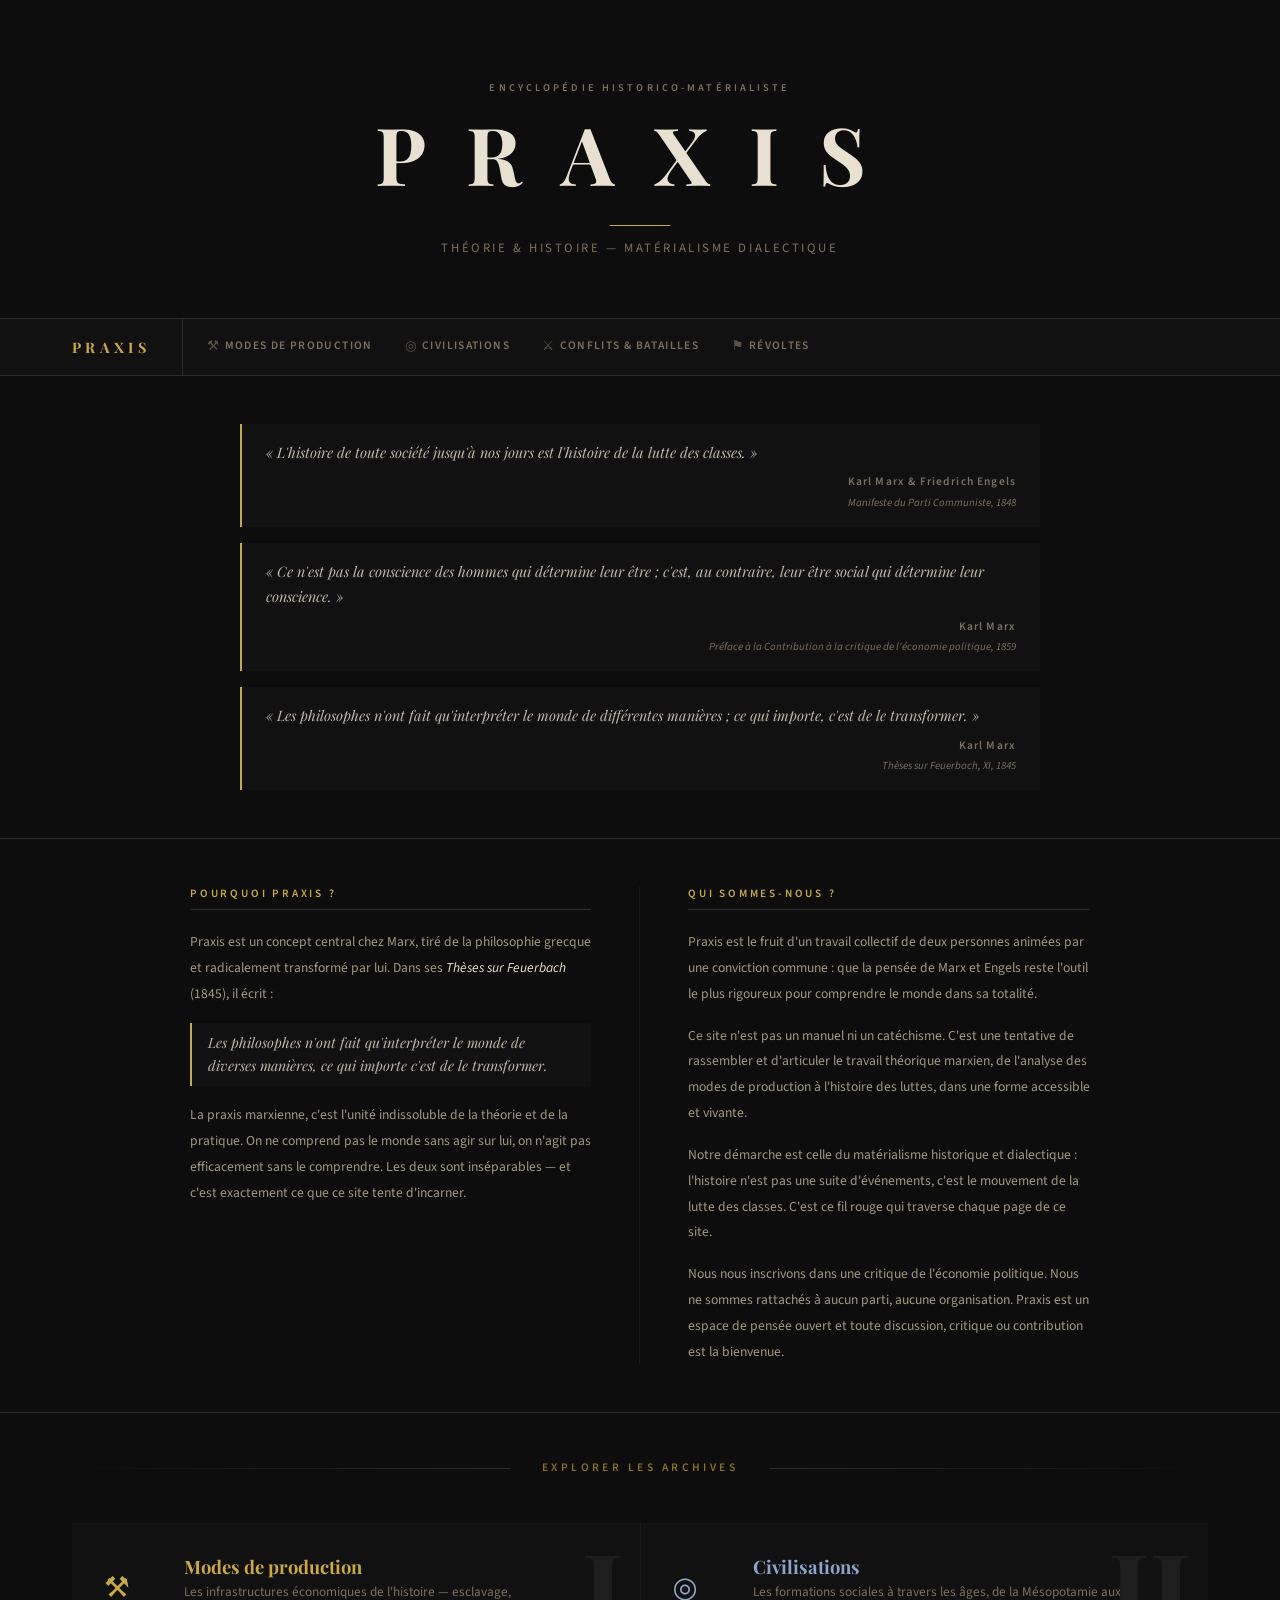
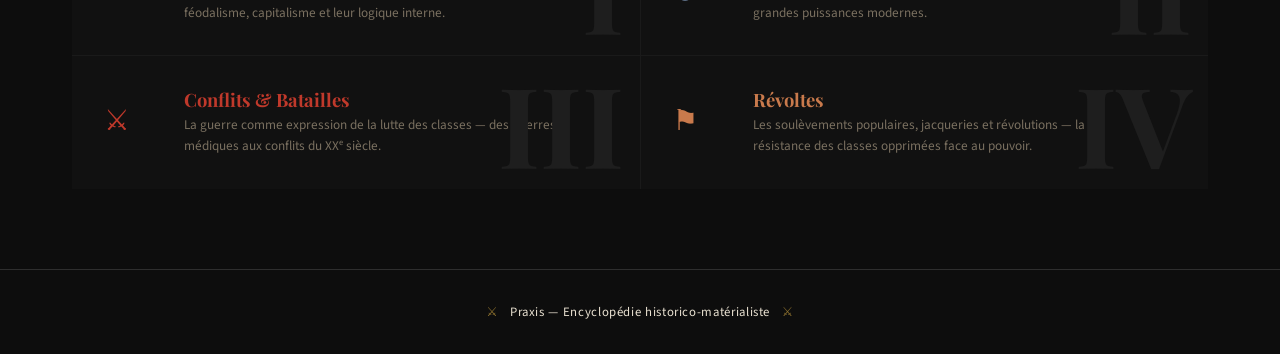
<file: index.html>
<!DOCTYPE html>
<html lang="fr">
<head>
  <meta charset="UTF-8">
  <meta name="viewport" content="width=device-width, initial-scale=1.0">
  <meta name="description" content="Praxis — encyclopédie historico-matérialiste des modes de production, civilisations, conflits et révoltes à travers l'histoire mondiale.">
  <title>Praxis — Encyclopédie historico-matérialiste</title>

  <link rel="preconnect" href="https://fonts.googleapis.com">
  <link rel="preconnect" href="https://fonts.gstatic.com" crossorigin>
  <link href="https://fonts.googleapis.com/css2?family=Playfair+Display:ital,wght@0,400;0,700;1,400&family=Source+Sans+Pro:wght@400;600&display=swap" rel="stylesheet">

  <link rel="stylesheet" href="css/style.css?v=3">
</head>

<body data-page="accueil">

  <!-- ======================================================
       EN-TÊTE
       ====================================================== -->
  <header class="site-entete" role="banner">
    <div class="conteneur">
      <p class="site-entete__surtitre">Encyclopédie historico-matérialiste</p>
      <h1 class="site-entete__titre">Praxis</h1>
      <p class="site-entete__sous-titre">
        Théorie &amp; Histoire — Matérialisme dialectique
      </p>
    </div>
  </header>

  <!-- ======================================================
       NAVIGATION PRINCIPALE
       ====================================================== -->
  <nav class="nav-principale" role="navigation" aria-label="Sections principales">
    <div class="conteneur">
      <div class="nav-principale__barre">

        <a href="index.html" class="nav-principale__logo" aria-label="Praxis — Accueil">
          Praxis
        </a>

        <ul class="nav-principale__liste" role="list">
          <li class="nav-principale__item">
            <a href="modes-production.html"
               class="nav-principale__lien nav-principale__lien--production">
              <span class="nav-principale__icone" aria-hidden="true">⚒</span>
              Modes de production
            </a>
          </li>
          <li class="nav-principale__item">
            <a href="civilisations.html"
               class="nav-principale__lien nav-principale__lien--civilisations">
              <span class="nav-principale__icone" aria-hidden="true">◎</span>
              Civilisations
            </a>
          </li>
          <li class="nav-principale__item">
            <a href="conflits.html"
               class="nav-principale__lien nav-principale__lien--conflits">
              <span class="nav-principale__icone" aria-hidden="true">⚔</span>
              Conflits &amp; Batailles
            </a>
          </li>
          <li class="nav-principale__item">
            <a href="revoltes.html"
               class="nav-principale__lien nav-principale__lien--revoltes">
              <span class="nav-principale__icone" aria-hidden="true">⚑</span>
              Révoltes
            </a>
          </li>
        </ul>

      </div>
    </div>
  </nav>

  <!-- ======================================================
       CONTENU PRINCIPAL
       ====================================================== -->
  <main id="contenu-principal">

    <!-- CITATIONS FONDATRICES -------------------------------- -->
    <section class="section-citations" aria-label="Citations fondatrices">
      <div class="conteneur">

        <div class="citations-grille">

          <blockquote class="citation">
            <p class="citation__texte">
              « L'histoire de toute société jusqu'à nos jours est l'histoire
              de la lutte des classes. »
            </p>
            <footer class="citation__source">
              <cite class="citation__auteur">Karl Marx &amp; Friedrich Engels</cite>
              <span class="citation__oeuvre">Manifeste du Parti Communiste, 1848</span>
            </footer>
          </blockquote>

          <blockquote class="citation">
            <p class="citation__texte">
              « Ce n'est pas la conscience des hommes qui détermine leur être ;
              c'est, au contraire, leur être social qui détermine leur conscience. »
            </p>
            <footer class="citation__source">
              <cite class="citation__auteur">Karl Marx</cite>
              <span class="citation__oeuvre">Préface à la Contribution à la critique de l'économie politique, 1859</span>
            </footer>
          </blockquote>

          <blockquote class="citation">
            <p class="citation__texte">
              « Les philosophes n'ont fait qu'interpréter le monde de différentes
              manières ; ce qui importe, c'est de le transformer. »
            </p>
            <footer class="citation__source">
              <cite class="citation__auteur">Karl Marx</cite>
              <span class="citation__oeuvre">Thèses sur Feuerbach, XI, 1845</span>
            </footer>
          </blockquote>

        </div>
      </div>
    </section>

    <!-- PRÉSENTATION ----------------------------------------- -->
    <section class="presentation" aria-label="Présentation de Praxis">
      <div class="conteneur">
        <div class="presentation__grille">

          <div class="presentation__bloc">
            <h2 class="presentation__titre">Pourquoi Praxis&nbsp;?</h2>
            <p class="presentation__texte">
              Praxis est un concept central chez Marx, tiré de la philosophie grecque
              et radicalement transformé par lui. Dans ses <em>Thèses sur Feuerbach</em>
              (1845), il écrit&nbsp;:
            </p>
            <blockquote class="presentation__citation">
              Les philosophes n'ont fait qu'interpréter le monde de diverses manières,
              ce qui importe c'est de le transformer.
            </blockquote>
            <p class="presentation__texte">
              La praxis marxienne, c'est l'unité indissoluble de la théorie et de la
              pratique. On ne comprend pas le monde sans agir sur lui, on n'agit pas
              efficacement sans le comprendre. Les deux sont inséparables — et c'est
              exactement ce que ce site tente d'incarner.
            </p>
          </div>

          <div class="presentation__bloc">
            <h2 class="presentation__titre">Qui sommes-nous&nbsp;?</h2>
            <p class="presentation__texte">
              Praxis est le fruit d'un travail collectif de deux personnes animées par
              une conviction commune&nbsp;: que la pensée de Marx et Engels reste l'outil
              le plus rigoureux pour comprendre le monde dans sa totalité.
            </p>
            <p class="presentation__texte">
              Ce site n'est pas un manuel ni un catéchisme. C'est une tentative de
              rassembler et d'articuler le travail théorique marxien, de l'analyse des
              modes de production à l'histoire des luttes, dans une forme accessible
              et vivante.
            </p>
            <p class="presentation__texte">
              Notre démarche est celle du matérialisme historique et dialectique&nbsp;:
              l'histoire n'est pas une suite d'événements, c'est le mouvement de la
              lutte des classes. C'est ce fil rouge qui traverse chaque page de ce site.
            </p>
            <p class="presentation__texte">
              Nous nous inscrivons dans une critique de l'économie politique. Nous ne
              sommes rattachés à aucun parti, aucune organisation. Praxis est un espace
              de pensée ouvert et toute discussion, critique ou contribution est la
              bienvenue.
            </p>
          </div>

        </div>
      </div>
    </section>

    <!-- ACCÈS AUX 4 SECTIONS --------------------------------- -->
    <section class="section-acces" aria-labelledby="acces-titre">
      <div class="conteneur">

        <h2 class="section-acces__titre" id="acces-titre">
          <span class="section-acces__ligne" aria-hidden="true"></span>
          Explorer les archives
          <span class="section-acces__ligne" aria-hidden="true"></span>
        </h2>

        <div class="acces-grille">

          <!-- I — Modes de production -->
          <a href="modes-production.html" class="acces-carte acces-carte--production">
            <div class="acces-carte__en-tete">
              <span class="acces-carte__numero" aria-hidden="true">I</span>
              <span class="acces-carte__icone" aria-hidden="true">⚒</span>
            </div>
            <div class="acces-carte__corps">
              <h3 class="acces-carte__titre">Modes de production</h3>
              <p class="acces-carte__description">
                Les infrastructures économiques de l'histoire — esclavage,
                féodalisme, capitalisme et leur logique interne.
              </p>
            </div>
            <span class="acces-carte__fleche" aria-hidden="true">→</span>
          </a>

          <!-- II — Civilisations -->
          <a href="civilisations.html" class="acces-carte acces-carte--civilisations">
            <div class="acces-carte__en-tete">
              <span class="acces-carte__numero" aria-hidden="true">II</span>
              <span class="acces-carte__icone" aria-hidden="true">◎</span>
            </div>
            <div class="acces-carte__corps">
              <h3 class="acces-carte__titre">Civilisations</h3>
              <p class="acces-carte__description">
                Les formations sociales à travers les âges, de la Mésopotamie
                aux grandes puissances modernes.
              </p>
            </div>
            <span class="acces-carte__fleche" aria-hidden="true">→</span>
          </a>

          <!-- III — Conflits & Batailles -->
          <a href="conflits.html" class="acces-carte acces-carte--conflits">
            <div class="acces-carte__en-tete">
              <span class="acces-carte__numero" aria-hidden="true">III</span>
              <span class="acces-carte__icone" aria-hidden="true">⚔</span>
            </div>
            <div class="acces-carte__corps">
              <h3 class="acces-carte__titre">Conflits &amp; Batailles</h3>
              <p class="acces-carte__description">
                La guerre comme expression de la lutte des classes — des guerres
                médiques aux conflits du XX<sup>e</sup> siècle.
              </p>
            </div>
            <span class="acces-carte__fleche" aria-hidden="true">→</span>
          </a>

          <!-- IV — Révoltes -->
          <a href="revoltes.html" class="acces-carte acces-carte--revoltes">
            <div class="acces-carte__en-tete">
              <span class="acces-carte__numero" aria-hidden="true">IV</span>
              <span class="acces-carte__icone" aria-hidden="true">⚑</span>
            </div>
            <div class="acces-carte__corps">
              <h3 class="acces-carte__titre">Révoltes</h3>
              <p class="acces-carte__description">
                Les soulèvements populaires, jacqueries et révolutions —
                la résistance des classes opprimées face au pouvoir.
              </p>
            </div>
            <span class="acces-carte__fleche" aria-hidden="true">→</span>
          </a>

        </div>
      </div>
    </section>

  </main>

  <!-- ======================================================
       PIED DE PAGE
       ====================================================== -->
  <footer class="site-pied" role="contentinfo">
    <div class="conteneur">
      <p>
        <span class="site-pied__ornement" aria-hidden="true">⚔</span>
        Praxis — Encyclopédie historico-matérialiste
        <span class="site-pied__ornement" aria-hidden="true">⚔</span>
      </p>
    </div>
  </footer>

  <script src="js/data.js"></script>
  <script src="js/app.js"></script>

</body>
</html>
</file>
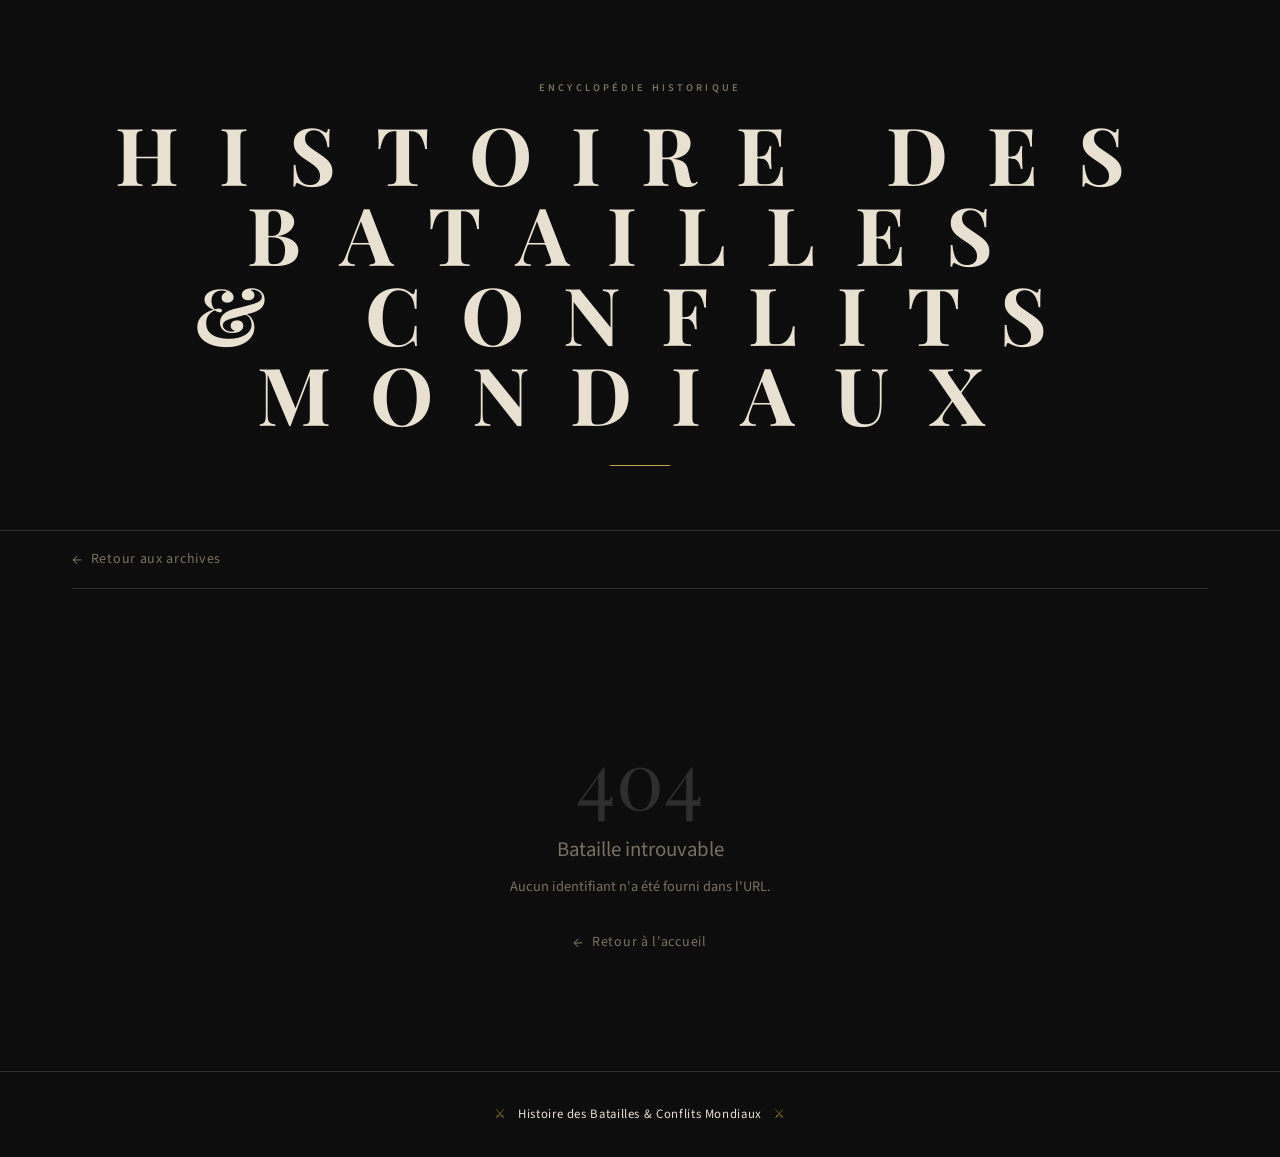
<file: bataille.html>
<!DOCTYPE html>
<html lang="fr">
<head>
  <meta charset="UTF-8">
  <meta name="viewport" content="width=device-width, initial-scale=1.0">
  <meta name="description" content="Détail d'une bataille historique — Histoire des Batailles &amp; Conflits Mondiaux.">

  <!-- Le titre est mis à jour dynamiquement par app.js -->
  <title>Bataille — Histoire des Batailles &amp; Conflits Mondiaux</title>

  <!-- Polices Google Fonts -->
  <link rel="preconnect" href="https://fonts.googleapis.com">
  <link rel="preconnect" href="https://fonts.gstatic.com" crossorigin>
  <link href="https://fonts.googleapis.com/css2?family=Playfair+Display:wght@400;700&family=Source+Sans+Pro:wght@400;600&display=swap" rel="stylesheet">

  <link rel="stylesheet" href="css/style.css?v=2">
</head>

<body data-page="detail">

  <!-- ======================================================
       EN-TÊTE DU SITE
       ====================================================== -->
  <header class="site-entete" role="banner">
    <div class="conteneur">
      <p class="site-entete__surtitre">Encyclopédie historique</p>
      <h1 class="site-entete__titre">Histoire des Batailles<br>&amp; Conflits Mondiaux</h1>
    </div>
  </header>

  <!-- ======================================================
       CONTENU PRINCIPAL
       ====================================================== -->
  <main id="contenu-principal">
    <div class="conteneur">

      <!-- Barre de navigation — bouton retour -->
      <nav class="barre-nav" aria-label="Navigation">
        <a href="index.html" class="btn-retour" aria-label="Retour à la liste des batailles">
          <span class="btn-retour__fleche" aria-hidden="true">←</span>
          Retour aux archives
        </a>
      </nav>

      <!-- Zone de contenu dynamique
           app.js injecte ici :
           - l'en-tête de la bataille  (.detail-entete)
           - le corps en deux colonnes (.detail-corps)
             ├── colonne principale    (.detail-principal)
             │   ├── section belligérants (.detail-belligerants)
             │   ├── section déroulement
             │   └── section conséquences
             └── fiche récapitulative  (.detail-fiche)
           ou le message d'erreur 404  (.page-erreur)
      -->
      <div id="detail-conteneur" role="article" aria-live="polite">
        <!-- Contenu généré par afficherPageDetail() dans app.js -->
      </div>

    </div>
  </main>

  <!-- ======================================================
       PIED DE PAGE
       ====================================================== -->
  <footer class="site-pied" role="contentinfo">
    <div class="conteneur">
      <p>
        <span class="site-pied__ornement" aria-hidden="true">⚔</span>
        Histoire des Batailles &amp; Conflits Mondiaux
        <span class="site-pied__ornement" aria-hidden="true">⚔</span>
      </p>
    </div>
  </footer>

  <!-- Scripts — data.js doit être chargé avant app.js -->
  <script src="js/data.js"></script>
  <script src="js/app.js"></script>

</body>
</html>
</file>
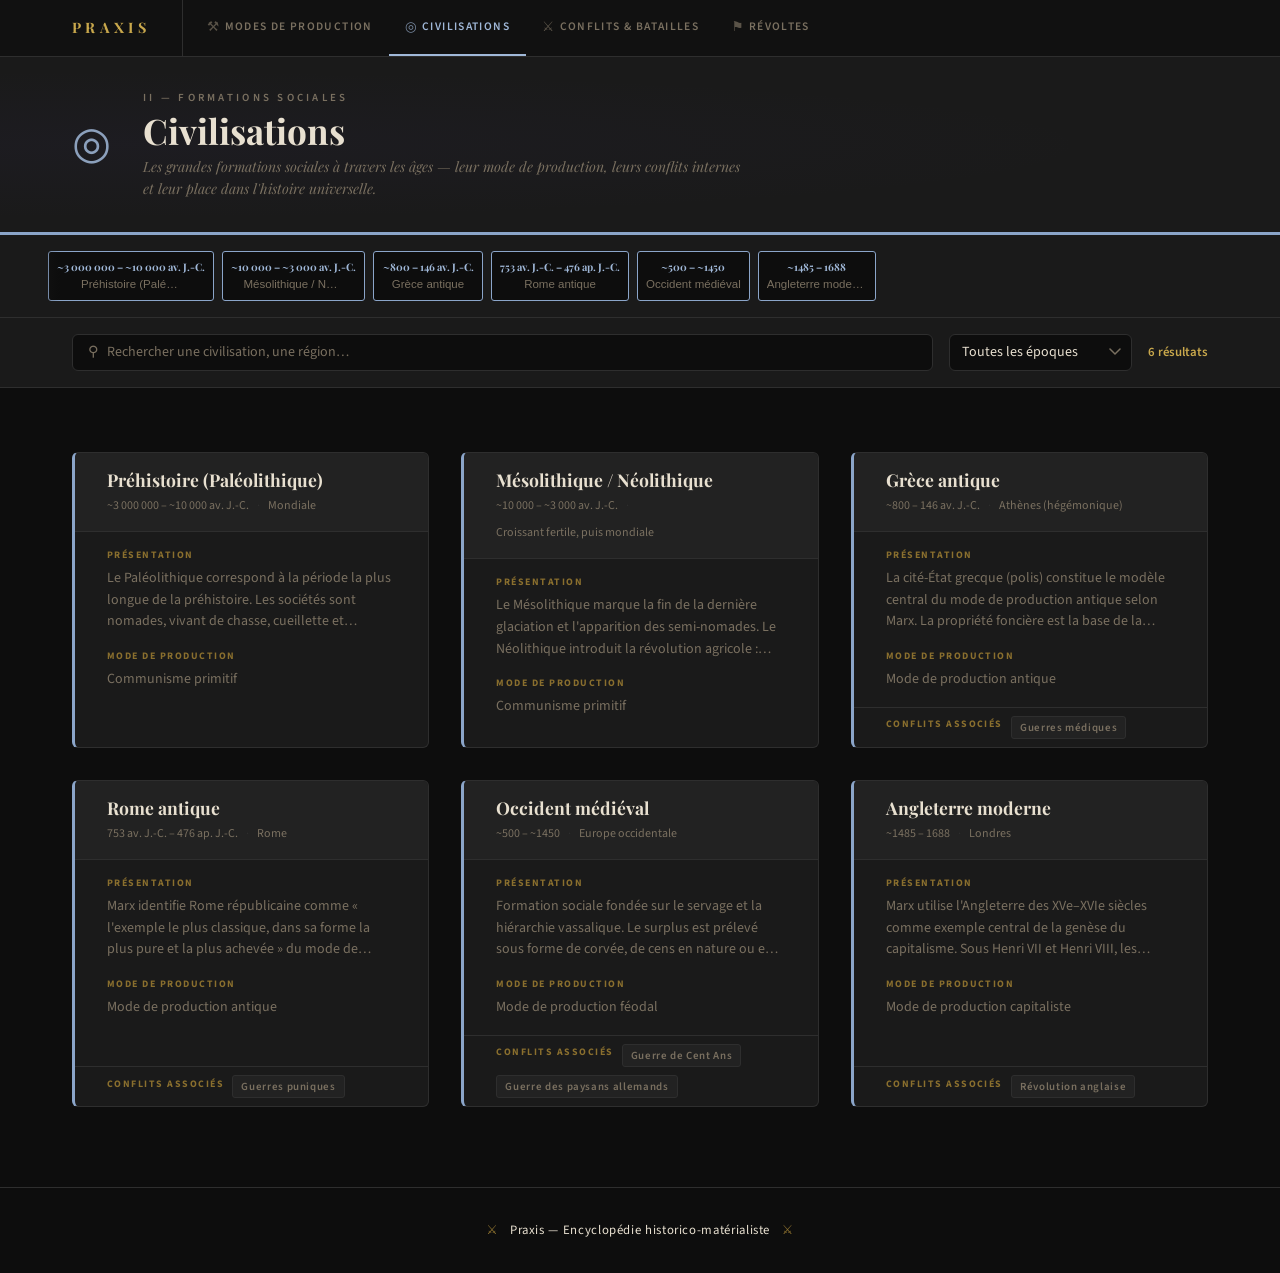
<file: civilisations.html>
<!DOCTYPE html>
<html lang="fr">
<head>
  <meta charset="UTF-8">
  <meta name="viewport" content="width=device-width, initial-scale=1.0">
  <meta name="description" content="Praxis — Les formations sociales à travers les âges, de la Mésopotamie aux grandes puissances modernes.">
  <title>Civilisations — Praxis</title>

  <link rel="preconnect" href="https://fonts.googleapis.com">
  <link rel="preconnect" href="https://fonts.gstatic.com" crossorigin>
  <link href="https://fonts.googleapis.com/css2?family=Playfair+Display:ital,wght@0,400;0,700;1,400&family=Source+Sans+Pro:wght@400;600&display=swap" rel="stylesheet">

  <link rel="stylesheet" href="css/style.css?v=2">
</head>

<body data-page="civilisations">

  <!-- ======================================================
       NAVIGATION PRINCIPALE
       ====================================================== -->
  <nav class="nav-principale" role="navigation" aria-label="Sections principales">
    <div class="conteneur">
      <div class="nav-principale__barre">

        <a href="index.html" class="nav-principale__logo" aria-label="Praxis — Accueil">
          Praxis
        </a>

        <ul class="nav-principale__liste" role="list">
          <li class="nav-principale__item">
            <a href="modes-production.html"
               class="nav-principale__lien nav-principale__lien--production">
              <span class="nav-principale__icone" aria-hidden="true">⚒</span>
              Modes de production
            </a>
          </li>
          <li class="nav-principale__item">
            <a href="civilisations.html"
               class="nav-principale__lien nav-principale__lien--civilisations"
               aria-current="page">
              <span class="nav-principale__icone" aria-hidden="true">◎</span>
              Civilisations
            </a>
          </li>
          <li class="nav-principale__item">
            <a href="conflits.html"
               class="nav-principale__lien nav-principale__lien--conflits">
              <span class="nav-principale__icone" aria-hidden="true">⚔</span>
              Conflits &amp; Batailles
            </a>
          </li>
          <li class="nav-principale__item">
            <a href="revoltes.html"
               class="nav-principale__lien nav-principale__lien--revoltes">
              <span class="nav-principale__icone" aria-hidden="true">⚑</span>
              Révoltes
            </a>
          </li>
        </ul>

      </div>
    </div>
  </nav>

  <!-- ======================================================
       EN-TÊTE DE SECTION
       ====================================================== -->
  <header class="entete-section" role="banner">
    <div class="conteneur">
      <div class="entete-section__interieur">
        <span class="entete-section__icone" aria-hidden="true">◎</span>
        <div class="entete-section__texte">
          <p class="entete-section__numero">II — Formations sociales</p>
          <h1 class="entete-section__titre">Civilisations</h1>
          <p class="entete-section__description">
            Les grandes formations sociales à travers les âges —
            leur mode de production, leurs conflits internes et leur place dans l'histoire universelle.
          </p>
        </div>
      </div>
    </div>
  </header>

  <!-- ======================================================
       FRISE CHRONOLOGIQUE LÉGÈRE
       ====================================================== -->
  <section class="frise-legere" aria-label="Frise chronologique des civilisations">
    <div class="frise-legere__piste" id="frise-civilisations" role="list">
      <!--
        Éléments générés par JS (construireFriseCivilisations()) :

        <button class="frise-legere__item" role="listitem"
                data-id="[id]" aria-label="[Nom], [période]">
          <span class="frise-legere__periode">[Période affichée]</span>
          <span class="frise-legere__nom">[Nom court]</span>
        </button>
      -->
    </div>
  </section>

  <!-- ======================================================
       BARRE DE FILTRES
       ====================================================== -->
  <div class="barre-filtres" role="search" aria-label="Filtrer les civilisations">
    <div class="conteneur">
      <div class="barre-filtres__interieur">

        <div class="champ-recherche">
          <span class="champ-recherche__icone" aria-hidden="true">⚲</span>
          <input
            type="search"
            id="champ-recherche"
            name="recherche"
            placeholder="Rechercher une civilisation, une région…"
            autocomplete="off"
            spellcheck="false"
            aria-label="Rechercher une civilisation"
          >
        </div>

        <select id="filtre-epoque" class="filtre-select" aria-label="Filtrer par époque">
          <option value="toutes">Toutes les époques</option>
          <option value="antiquite">Antiquité</option>
          <option value="moyen-age">Moyen Âge</option>
          <option value="moderne">Époque moderne</option>
          <option value="contemporaine">Époque contemporaine</option>
        </select>

        <p class="compteur-resultats" aria-live="polite" aria-atomic="true">
          <span id="compteur-resultats"></span>
        </p>

      </div>
    </div>
  </div>

  <!-- ======================================================
       CONTENU PRINCIPAL
       ====================================================== -->
  <main id="contenu-principal">
    <div class="section-liste">
      <div class="conteneur">

        <!--
          Structure d'une carte générée par JS (afficherCivilisations()) :

          <article class="carte-section" role="listitem">
            <div class="carte-section__entete">
              <a href="detail.html?type=civilisation&id=[id]" class="carte-section__lien-titre">
                <h2 class="carte-section__titre">[Nom]</h2>
              </a>
              <div class="carte-section__meta">
                <span>[Période]</span>
                <span class="carte-section__meta-sep" aria-hidden="true">·</span>
                <span>⚑ [Région / Capitale]</span>
              </div>
            </div>
            <div class="carte-section__champs">
              <div class="carte-section__champ">
                <span class="carte-section__champ-titre">Présentation</span>
                <p class="carte-section__champ-texte">[description]</p>
              </div>
              <div class="carte-section__champ">
                <span class="carte-section__champ-titre">Mode de production</span>
                <p class="carte-section__champ-texte">[mode de production correspondant]</p>
              </div>
            </div>
            <div class="carte-section__pied">
              <span class="carte-section__champ-titre">Conflits associés</span>
              <span class="tag">[conflit 1]</span>
            </div>
          </article>
        -->

        <div
          class="grille-section"
          id="grille-civilisations"
          role="list"
          aria-label="Civilisations"
        >
          <!-- Généré dynamiquement par afficherCivilisations() dans app.js -->
        </div>

      </div>
    </div>
  </main>

  <!-- ======================================================
       PIED DE PAGE
       ====================================================== -->
  <footer class="site-pied" role="contentinfo">
    <div class="conteneur">
      <p>
        <span class="site-pied__ornement" aria-hidden="true">⚔</span>
        Praxis — Encyclopédie historico-matérialiste
        <span class="site-pied__ornement" aria-hidden="true">⚔</span>
      </p>
    </div>
  </footer>

  <script src="js/data.js"></script>
  <script src="js/app.js"></script>

</body>
</html>
</file>
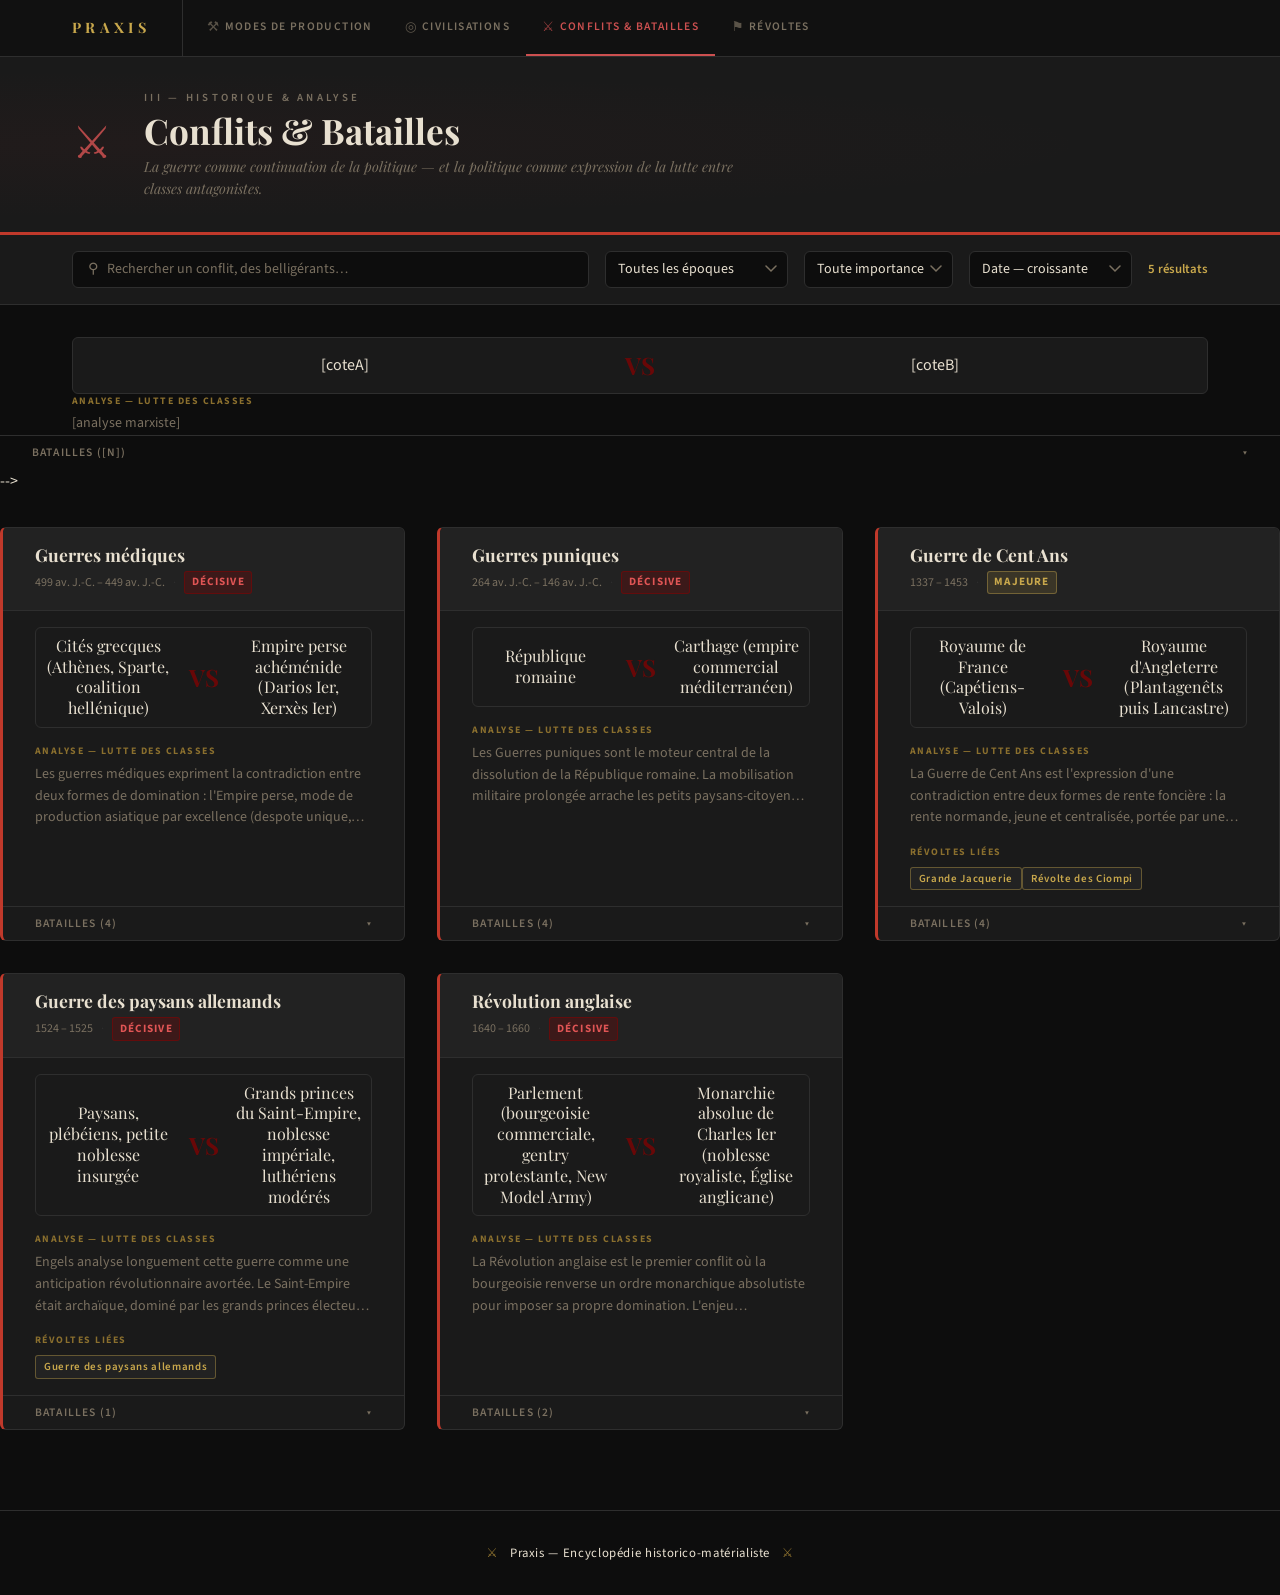
<file: conflits.html>
<!DOCTYPE html>
<html lang="fr">
<head>
  <meta charset="UTF-8">
  <meta name="viewport" content="width=device-width, initial-scale=1.0">
  <meta name="description" content="Praxis — La guerre comme expression de la lutte des classes, des guerres médiques aux conflits du XXe siècle.">
  <title>Conflits &amp; Batailles — Praxis</title>

  <link rel="preconnect" href="https://fonts.googleapis.com">
  <link rel="preconnect" href="https://fonts.gstatic.com" crossorigin>
  <link href="https://fonts.googleapis.com/css2?family=Playfair+Display:ital,wght@0,400;0,700;1,400&family=Source+Sans+Pro:wght@400;600&display=swap" rel="stylesheet">

  <link rel="stylesheet" href="css/style.css?v=2">
</head>

<body data-page="conflits">

  <!-- ======================================================
       NAVIGATION PRINCIPALE
       ====================================================== -->
  <nav class="nav-principale" role="navigation" aria-label="Sections principales">
    <div class="conteneur">
      <div class="nav-principale__barre">

        <a href="index.html" class="nav-principale__logo" aria-label="Praxis — Accueil">
          Praxis
        </a>

        <ul class="nav-principale__liste" role="list">
          <li class="nav-principale__item">
            <a href="modes-production.html"
               class="nav-principale__lien nav-principale__lien--production">
              <span class="nav-principale__icone" aria-hidden="true">⚒</span>
              Modes de production
            </a>
          </li>
          <li class="nav-principale__item">
            <a href="civilisations.html"
               class="nav-principale__lien nav-principale__lien--civilisations">
              <span class="nav-principale__icone" aria-hidden="true">◎</span>
              Civilisations
            </a>
          </li>
          <li class="nav-principale__item">
            <a href="conflits.html"
               class="nav-principale__lien nav-principale__lien--conflits"
               aria-current="page">
              <span class="nav-principale__icone" aria-hidden="true">⚔</span>
              Conflits &amp; Batailles
            </a>
          </li>
          <li class="nav-principale__item">
            <a href="revoltes.html"
               class="nav-principale__lien nav-principale__lien--revoltes">
              <span class="nav-principale__icone" aria-hidden="true">⚑</span>
              Révoltes
            </a>
          </li>
        </ul>

      </div>
    </div>
  </nav>

  <!-- ======================================================
       EN-TÊTE DE SECTION
       ====================================================== -->
  <header class="entete-section" role="banner">
    <div class="conteneur">
      <div class="entete-section__interieur">
        <span class="entete-section__icone" aria-hidden="true">⚔</span>
        <div class="entete-section__texte">
          <p class="entete-section__numero">III — Historique &amp; analyse</p>
          <h1 class="entete-section__titre">Conflits &amp; Batailles</h1>
          <p class="entete-section__description">
            La guerre comme continuation de la politique — et la politique comme expression
            de la lutte entre classes antagonistes.
          </p>
        </div>
      </div>
    </div>
  </header>

  <!-- ======================================================
       BARRE DE FILTRES
       ====================================================== -->
  <div class="barre-filtres" role="search" aria-label="Filtrer les conflits">
    <div class="conteneur">
      <div class="barre-filtres__interieur">

        <div class="champ-recherche">
          <span class="champ-recherche__icone" aria-hidden="true">⚲</span>
          <input
            type="search"
            id="champ-recherche"
            name="recherche"
            placeholder="Rechercher un conflit, des belligérants…"
            autocomplete="off"
            spellcheck="false"
            aria-label="Rechercher un conflit"
          >
        </div>

        <select id="filtre-epoque" class="filtre-select" aria-label="Filtrer par époque">
          <option value="toutes">Toutes les époques</option>
          <option value="antiquite">Antiquité</option>
          <option value="moyen-age">Moyen Âge</option>
          <option value="moderne">Époque moderne</option>
          <option value="contemporaine">Époque contemporaine</option>
          <option value="xxe">XX<sup>e</sup> siècle</option>
        </select>

        <select id="filtre-importance" class="filtre-select" aria-label="Filtrer par importance">
          <option value="toutes">Toute importance</option>
          <option value="decisive">Décisif</option>
          <option value="majeure">Majeur</option>
          <option value="notable">Notable</option>
        </select>

        <select id="filtre-tri" class="filtre-select" aria-label="Trier les conflits">
          <option value="date-asc">Date — croissante</option>
          <option value="date-desc">Date — décroissante</option>
          <option value="nom-asc">Nom — A → Z</option>
          <option value="nom-desc">Nom — Z → A</option>
        </select>

        <p class="compteur-resultats" aria-live="polite" aria-atomic="true">
          <span id="compteur-resultats"></span>
        </p>

      </div>
    </div>
  </div>

  <!-- ======================================================
       CONTENU PRINCIPAL
       ====================================================== -->
  <main id="contenu-principal">
    <div class="section-liste">
      <div class="conteneur">

        <!--
          Structure d'une carte générée par JS (afficherConflits()) :

          <article class="carte-section carte-conflit [carte-conflit--ouvert]" role="listitem">
            <div class="carte-section__entete">
              <a href="detail.html?type=conflit&id=[id]" class="carte-section__lien-titre">
                <h2 class="carte-section__titre">[Nom du conflit]</h2>
              </a>
              <div class="carte-section__meta">
                <span>[Période]</span>
                <span class="carte-section__meta-sep" aria-hidden="true">·</span>
                <span class="badge badge-[importance]">[Importance]</span>
              </div>
            </div>
            <div class="carte-section__champs">
              <!-- Bloc belligérants -->
              <div class="detail-belligerants" style="padding: var(--espace-s)">
                [coteA] <div class="vs-separateur">VS</div> [coteB]
              </div>
              <!-- Analyse -->
              <div class="carte-section__champ">
                <span class="carte-section__champ-titre">Analyse — lutte des classes</span>
                <p class="carte-section__champ-texte">[analyse marxiste]</p>
              </div>
            </div>
            <!-- Sous-niveau batailles (toggleable) -->
            <div class="carte-conflit__batailles">
              <button class="carte-conflit__batailles-btn"
                      aria-expanded="false"
                      aria-controls="batailles-[id]">
                <span>Batailles ([N])</span>
                <span class="carte-conflit__batailles-chevron" aria-hidden="true">▾</span>
              </button>
              <ul class="carte-conflit__batailles-liste" id="batailles-[id]">
                <li class="carte-conflit__bataille-item">
                  <a href="bataille.html?id=[bataille-id]" class="carte-conflit__bataille-lien">
                    <span class="carte-conflit__bataille-nom">[Nom bataille]</span>
                    <span class="carte-conflit__bataille-date">[Date]</span>
                  </a>
                </li>
              </ul>
            </div>
          </article>
        -->

        <div
          class="grille-section"
          id="grille-conflits"
          role="list"
          aria-label="Conflits et batailles"
        >
          <!-- Généré dynamiquement par afficherConflits() dans app.js -->
        </div>

      </div>
    </div>
  </main>

  <!-- ======================================================
       PIED DE PAGE
       ====================================================== -->
  <footer class="site-pied" role="contentinfo">
    <div class="conteneur">
      <p>
        <span class="site-pied__ornement" aria-hidden="true">⚔</span>
        Praxis — Encyclopédie historico-matérialiste
        <span class="site-pied__ornement" aria-hidden="true">⚔</span>
      </p>
    </div>
  </footer>

  <script src="js/data.js"></script>
  <script src="js/app.js"></script>

</body>
</html>
</file>
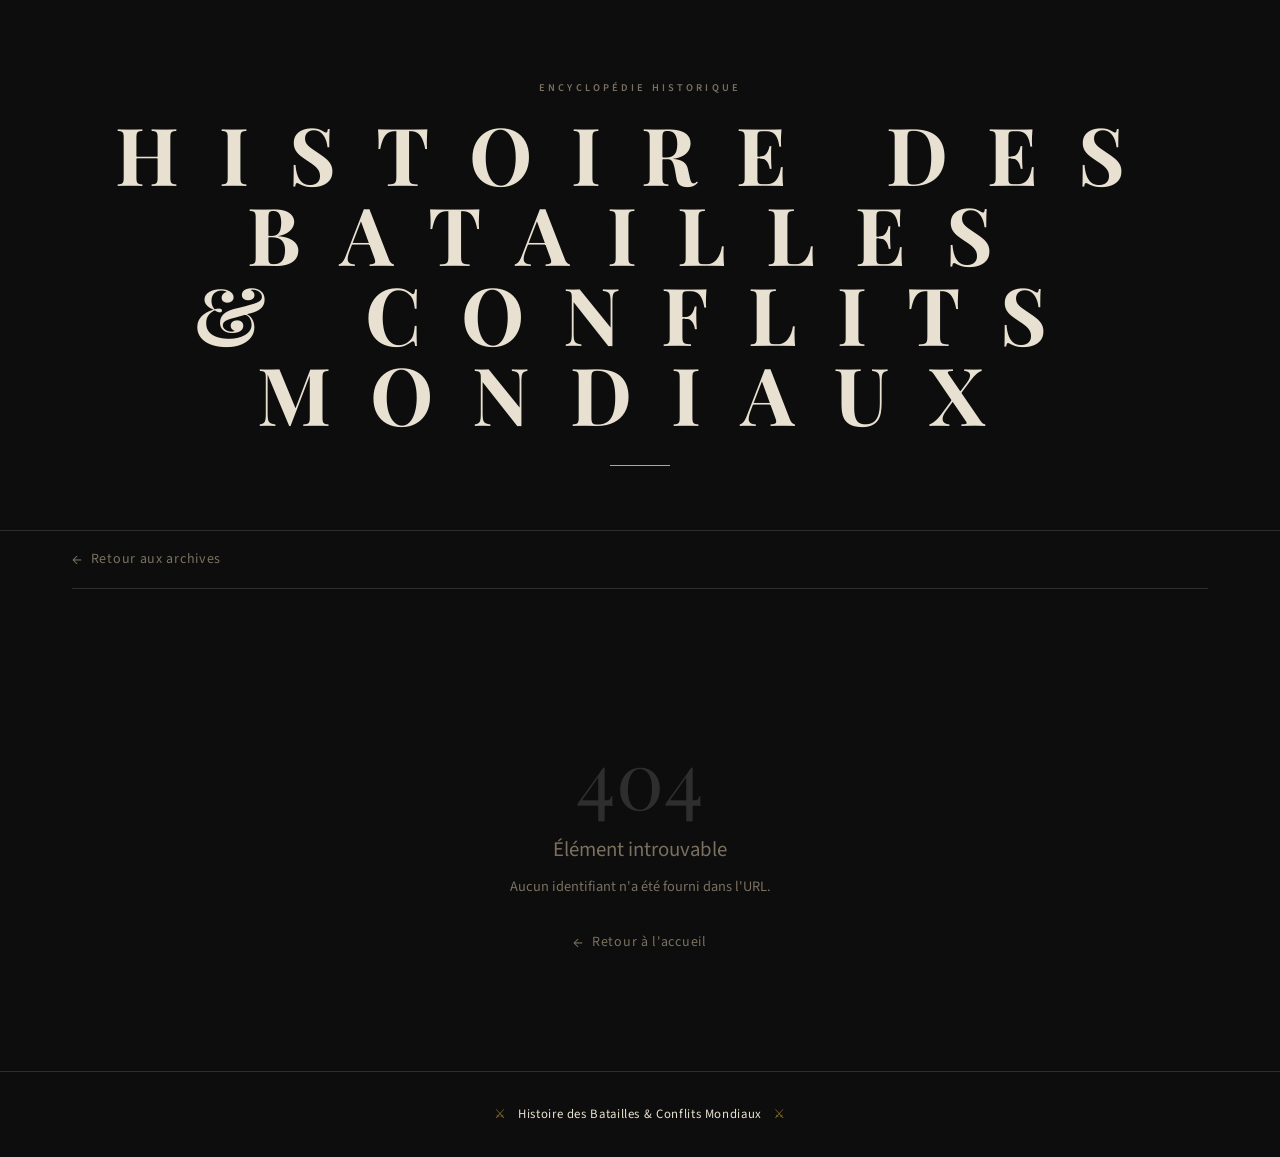
<file: detail.html>
<!DOCTYPE html>
<html lang="fr">
<head>
  <meta charset="UTF-8">
  <meta name="viewport" content="width=device-width, initial-scale=1.0">
  <meta name="description" content="Détail d'un élément historique — Histoire des Batailles &amp; Conflits Mondiaux.">

  <!-- Le titre est mis à jour dynamiquement par app.js -->
  <title>Détail — Histoire des Batailles &amp; Conflits Mondiaux</title>

  <!-- Polices Google Fonts -->
  <link rel="preconnect" href="https://fonts.googleapis.com">
  <link rel="preconnect" href="https://fonts.gstatic.com" crossorigin>
  <link href="https://fonts.googleapis.com/css2?family=Playfair+Display:wght@400;700&family=Source+Sans+Pro:wght@400;600&display=swap" rel="stylesheet">

  <link rel="stylesheet" href="css/style.css?v=2">
</head>

<body data-page="detail-multi">

  <!-- ======================================================
       EN-TÊTE DU SITE
       ====================================================== -->
  <header class="site-entete" role="banner">
    <div class="conteneur">
      <p class="site-entete__surtitre">Encyclopédie historique</p>
      <h1 class="site-entete__titre">Histoire des Batailles<br>&amp; Conflits Mondiaux</h1>
    </div>
  </header>

  <!-- ======================================================
       CONTENU PRINCIPAL
       ====================================================== -->
  <main id="contenu-principal">
    <div class="conteneur">

      <!-- Barre de navigation — bouton retour -->
      <nav class="barre-nav" aria-label="Navigation">
        <a href="index.html" class="btn-retour" aria-label="Retour à la liste des batailles">
          <span class="btn-retour__fleche" aria-hidden="true">←</span>
          Retour aux archives
        </a>
      </nav>

      <!-- Zone de contenu dynamique
           app.js injecte ici le détail de la civilisation, du conflit,
           du mode de production ou de la révolte sélectionné(e)
      -->
      <div id="detail-conteneur" role="article" aria-live="polite">
        <!-- Contenu généré par afficherPageDetailMulti() dans app.js -->
      </div>

    </div>
  </main>

  <!-- ======================================================
       PIED DE PAGE
       ====================================================== -->
  <footer class="site-pied" role="contentinfo">
    <div class="conteneur">
      <p>
        <span class="site-pied__ornement" aria-hidden="true">⚔</span>
        Histoire des Batailles &amp; Conflits Mondiaux
        <span class="site-pied__ornement" aria-hidden="true">⚔</span>
      </p>
    </div>
  </footer>

  <!-- Scripts — data.js doit être chargé avant app.js -->
  <script src="js/data.js"></script>
  <script src="js/app.js"></script>

</body>
</html>
</file>
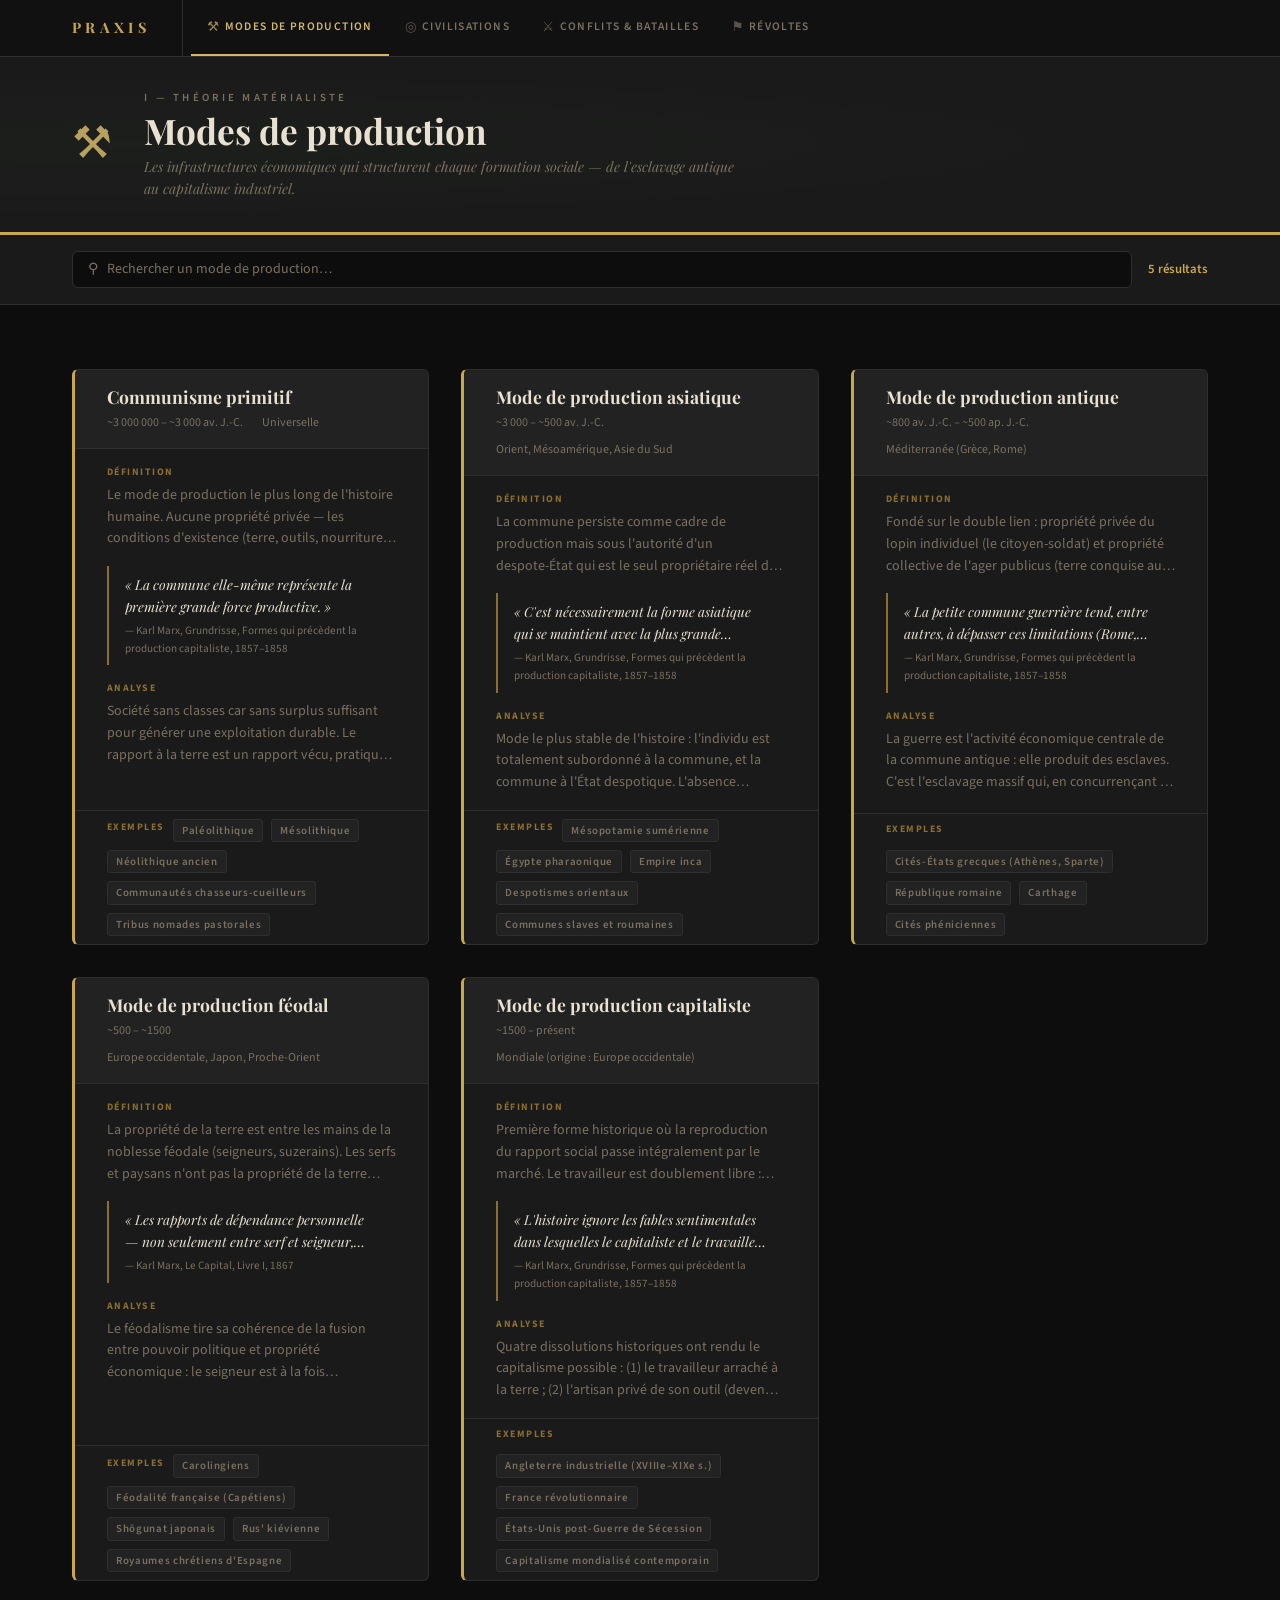
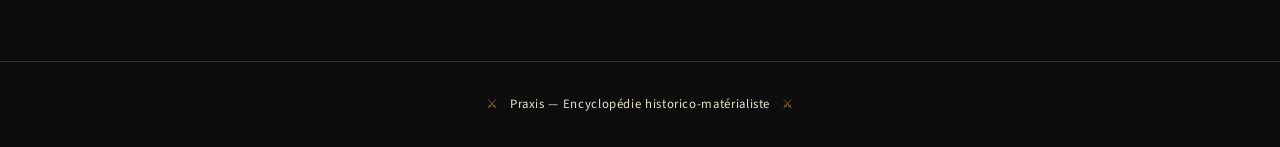
<file: modes-production.html>
<!DOCTYPE html>
<html lang="fr">
<head>
  <meta charset="UTF-8">
  <meta name="viewport" content="width=device-width, initial-scale=1.0">
  <meta name="description" content="Praxis — Les modes de production : esclavage, féodalisme, capitalisme et leur logique interne selon la théorie matérialiste.">
  <title>Modes de production — Praxis</title>

  <link rel="preconnect" href="https://fonts.googleapis.com">
  <link rel="preconnect" href="https://fonts.gstatic.com" crossorigin>
  <link href="https://fonts.googleapis.com/css2?family=Playfair+Display:ital,wght@0,400;0,700;1,400&family=Source+Sans+Pro:wght@400;600&display=swap" rel="stylesheet">

  <link rel="stylesheet" href="css/style.css?v=2">
</head>

<body data-page="modes-production">

  <!-- ======================================================
       NAVIGATION PRINCIPALE
       ====================================================== -->
  <nav class="nav-principale" role="navigation" aria-label="Sections principales">
    <div class="conteneur">
      <div class="nav-principale__barre">

        <a href="index.html" class="nav-principale__logo" aria-label="Praxis — Accueil">
          Praxis
        </a>

        <ul class="nav-principale__liste" role="list">
          <li class="nav-principale__item">
            <a href="modes-production.html"
               class="nav-principale__lien nav-principale__lien--production"
               aria-current="page">
              <span class="nav-principale__icone" aria-hidden="true">⚒</span>
              Modes de production
            </a>
          </li>
          <li class="nav-principale__item">
            <a href="civilisations.html"
               class="nav-principale__lien nav-principale__lien--civilisations">
              <span class="nav-principale__icone" aria-hidden="true">◎</span>
              Civilisations
            </a>
          </li>
          <li class="nav-principale__item">
            <a href="conflits.html"
               class="nav-principale__lien nav-principale__lien--conflits">
              <span class="nav-principale__icone" aria-hidden="true">⚔</span>
              Conflits &amp; Batailles
            </a>
          </li>
          <li class="nav-principale__item">
            <a href="revoltes.html"
               class="nav-principale__lien nav-principale__lien--revoltes">
              <span class="nav-principale__icone" aria-hidden="true">⚑</span>
              Révoltes
            </a>
          </li>
        </ul>

      </div>
    </div>
  </nav>

  <!-- ======================================================
       EN-TÊTE DE SECTION
       ====================================================== -->
  <header class="entete-section" role="banner">
    <div class="conteneur">
      <div class="entete-section__interieur">
        <span class="entete-section__icone" aria-hidden="true">⚒</span>
        <div class="entete-section__texte">
          <p class="entete-section__numero">I — Théorie matérialiste</p>
          <h1 class="entete-section__titre">Modes de production</h1>
          <p class="entete-section__description">
            Les infrastructures économiques qui structurent chaque formation sociale —
            de l'esclavage antique au capitalisme industriel.
          </p>
        </div>
      </div>
    </div>
  </header>

  <!-- ======================================================
       BARRE DE FILTRES
       ====================================================== -->
  <div class="barre-filtres" role="search" aria-label="Filtrer les modes de production">
    <div class="conteneur">
      <div class="barre-filtres__interieur">

        <div class="champ-recherche">
          <span class="champ-recherche__icone" aria-hidden="true">⚲</span>
          <input
            type="search"
            id="champ-recherche"
            name="recherche"
            placeholder="Rechercher un mode de production…"
            autocomplete="off"
            spellcheck="false"
            aria-label="Rechercher un mode de production"
          >
        </div>

        <p class="compteur-resultats" aria-live="polite" aria-atomic="true">
          <span id="compteur-resultats"></span>
        </p>

      </div>
    </div>
  </div>

  <!-- ======================================================
       CONTENU PRINCIPAL
       ====================================================== -->
  <main id="contenu-principal">
    <div class="section-liste">
      <div class="conteneur">

        <!--
          Structure d'une carte générée par JS (afficherModesProduction()) :

          <article class="carte-section" role="listitem">
            <div class="carte-section__entete">
              <h2 class="carte-section__titre">[Nom du mode]</h2>
              <div class="carte-section__meta">
                <span>[Période]</span>
                <span class="carte-section__meta-sep" aria-hidden="true">·</span>
                <span>[Région principale]</span>
              </div>
            </div>
            <div class="carte-section__champs">
              <div class="carte-section__champ">
                <span class="carte-section__champ-titre">Définition</span>
                <p class="carte-section__champ-texte">[définition]</p>
              </div>
              <blockquote class="carte-section__citation">
                <p class="carte-section__citation-texte">« [citation Marx/Engels] »</p>
                <footer class="carte-section__citation-source">— [auteur], [œuvre]</footer>
              </blockquote>
              <div class="carte-section__champ">
                <span class="carte-section__champ-titre">Analyse</span>
                <p class="carte-section__champ-texte">[analyse]</p>
              </div>
            </div>
            <div class="carte-section__pied">
              <span class="carte-section__champ-titre">Exemples</span>
              <span class="tag">[exemple 1]</span>
              <span class="tag">[exemple 2]</span>
            </div>
          </article>
        -->

        <div
          class="grille-section"
          id="grille-modes-production"
          role="list"
          aria-label="Modes de production"
        >
          <!-- Généré dynamiquement par afficherModesProduction() dans app.js -->
        </div>

      </div>
    </div>
  </main>

  <!-- ======================================================
       PIED DE PAGE
       ====================================================== -->
  <footer class="site-pied" role="contentinfo">
    <div class="conteneur">
      <p>
        <span class="site-pied__ornement" aria-hidden="true">⚔</span>
        Praxis — Encyclopédie historico-matérialiste
        <span class="site-pied__ornement" aria-hidden="true">⚔</span>
      </p>
    </div>
  </footer>

  <script src="js/data.js"></script>
  <script src="js/app.js"></script>

</body>
</html>
</file>
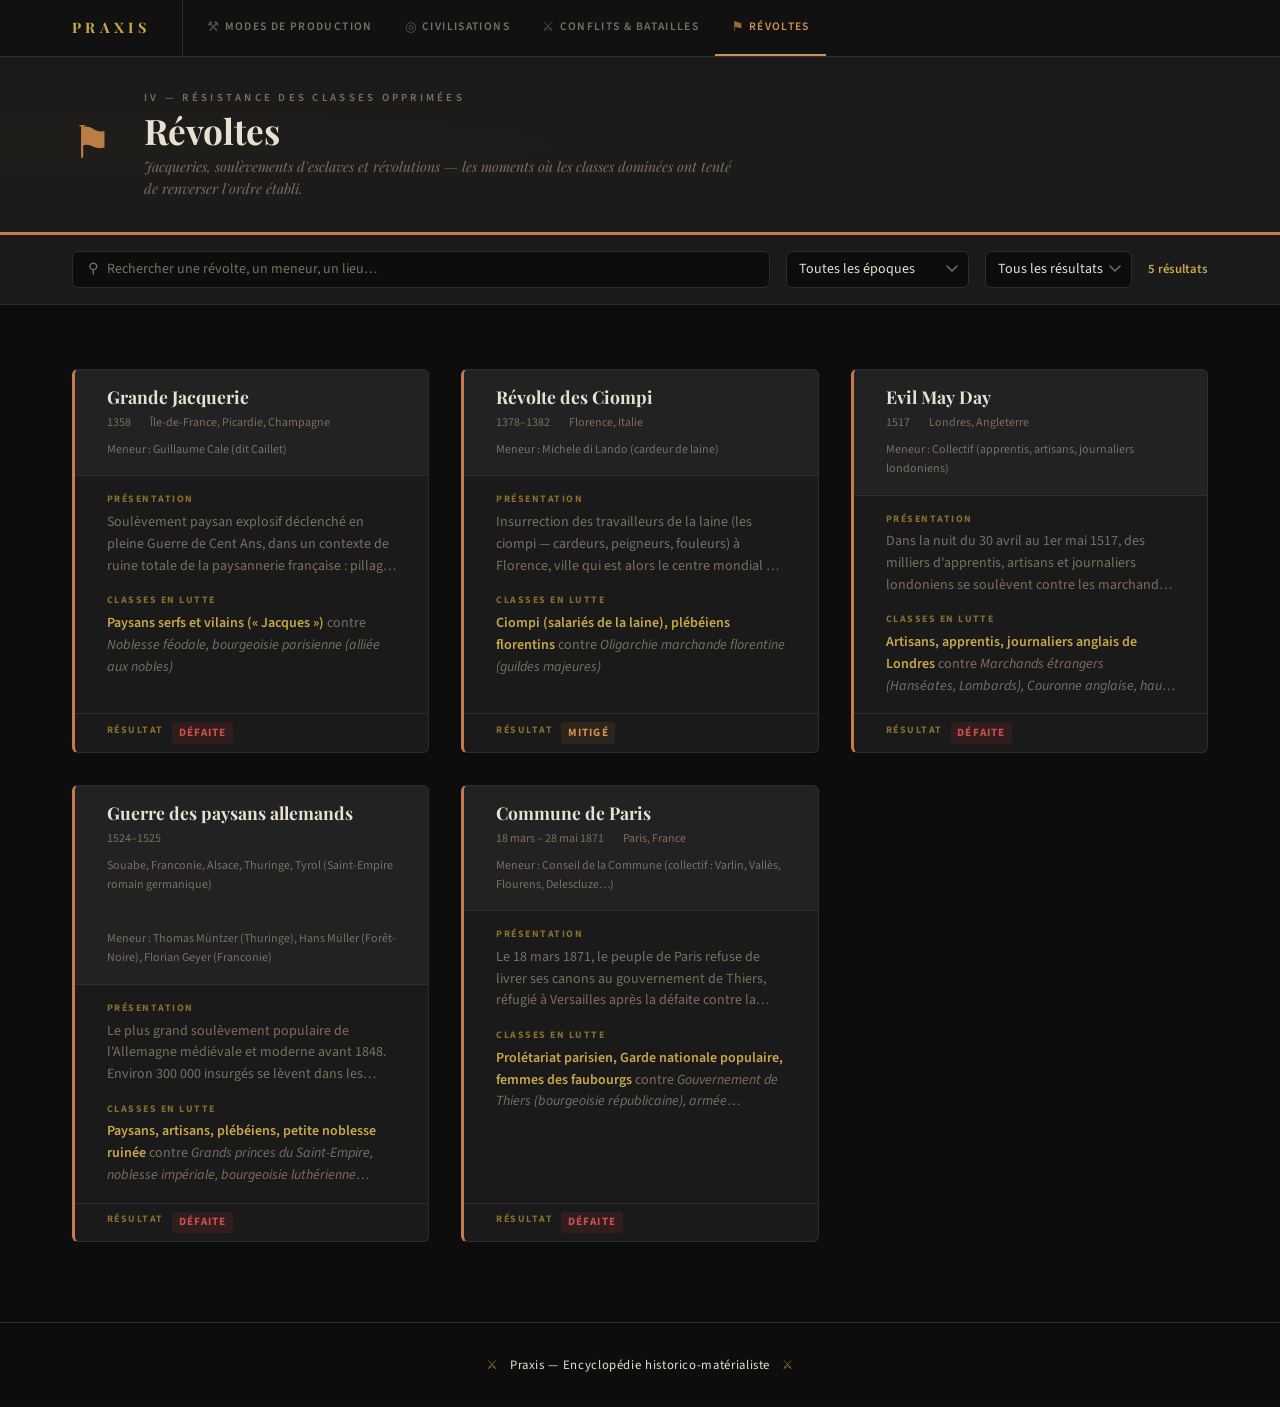
<file: revoltes.html>
<!DOCTYPE html>
<html lang="fr">
<head>
  <meta charset="UTF-8">
  <meta name="viewport" content="width=device-width, initial-scale=1.0">
  <meta name="description" content="Praxis — Les soulèvements populaires, jacqueries et révolutions : la résistance des classes opprimées face au pouvoir.">
  <title>Révoltes — Praxis</title>

  <link rel="preconnect" href="https://fonts.googleapis.com">
  <link rel="preconnect" href="https://fonts.gstatic.com" crossorigin>
  <link href="https://fonts.googleapis.com/css2?family=Playfair+Display:ital,wght@0,400;0,700;1,400&family=Source+Sans+Pro:wght@400;600&display=swap" rel="stylesheet">

  <link rel="stylesheet" href="css/style.css?v=2">
</head>

<body data-page="revoltes">

  <!-- ======================================================
       NAVIGATION PRINCIPALE
       ====================================================== -->
  <nav class="nav-principale" role="navigation" aria-label="Sections principales">
    <div class="conteneur">
      <div class="nav-principale__barre">

        <a href="index.html" class="nav-principale__logo" aria-label="Praxis — Accueil">
          Praxis
        </a>

        <ul class="nav-principale__liste" role="list">
          <li class="nav-principale__item">
            <a href="modes-production.html"
               class="nav-principale__lien nav-principale__lien--production">
              <span class="nav-principale__icone" aria-hidden="true">⚒</span>
              Modes de production
            </a>
          </li>
          <li class="nav-principale__item">
            <a href="civilisations.html"
               class="nav-principale__lien nav-principale__lien--civilisations">
              <span class="nav-principale__icone" aria-hidden="true">◎</span>
              Civilisations
            </a>
          </li>
          <li class="nav-principale__item">
            <a href="conflits.html"
               class="nav-principale__lien nav-principale__lien--conflits">
              <span class="nav-principale__icone" aria-hidden="true">⚔</span>
              Conflits &amp; Batailles
            </a>
          </li>
          <li class="nav-principale__item">
            <a href="revoltes.html"
               class="nav-principale__lien nav-principale__lien--revoltes"
               aria-current="page">
              <span class="nav-principale__icone" aria-hidden="true">⚑</span>
              Révoltes
            </a>
          </li>
        </ul>

      </div>
    </div>
  </nav>

  <!-- ======================================================
       EN-TÊTE DE SECTION
       ====================================================== -->
  <header class="entete-section" role="banner">
    <div class="conteneur">
      <div class="entete-section__interieur">
        <span class="entete-section__icone" aria-hidden="true">⚑</span>
        <div class="entete-section__texte">
          <p class="entete-section__numero">IV — Résistance des classes opprimées</p>
          <h1 class="entete-section__titre">Révoltes</h1>
          <p class="entete-section__description">
            Jacqueries, soulèvements d'esclaves et révolutions — les moments où
            les classes dominées ont tenté de renverser l'ordre établi.
          </p>
        </div>
      </div>
    </div>
  </header>

  <!-- ======================================================
       BARRE DE FILTRES
       ====================================================== -->
  <div class="barre-filtres" role="search" aria-label="Filtrer les révoltes">
    <div class="conteneur">
      <div class="barre-filtres__interieur">

        <div class="champ-recherche">
          <span class="champ-recherche__icone" aria-hidden="true">⚲</span>
          <input
            type="search"
            id="champ-recherche"
            name="recherche"
            placeholder="Rechercher une révolte, un meneur, un lieu…"
            autocomplete="off"
            spellcheck="false"
            aria-label="Rechercher une révolte"
          >
        </div>

        <select id="filtre-epoque" class="filtre-select" aria-label="Filtrer par époque">
          <option value="toutes">Toutes les époques</option>
          <option value="antiquite">Antiquité</option>
          <option value="moyen-age">Moyen Âge</option>
          <option value="moderne">Époque moderne</option>
          <option value="contemporaine">Époque contemporaine</option>
          <option value="xxe">XX<sup>e</sup> siècle</option>
        </select>

        <select id="filtre-resultat" class="filtre-select" aria-label="Filtrer par résultat">
          <option value="tous">Tous les résultats</option>
          <option value="victoire">Victoire</option>
          <option value="defaite">Défaite</option>
          <option value="mitige">Mitigé</option>
        </select>

        <p class="compteur-resultats" aria-live="polite" aria-atomic="true">
          <span id="compteur-resultats"></span>
        </p>

      </div>
    </div>
  </div>

  <!-- ======================================================
       CONTENU PRINCIPAL
       ====================================================== -->
  <main id="contenu-principal">
    <div class="section-liste">
      <div class="conteneur">

        <!--
          Structure d'une carte générée par JS (afficherRevoltes()) :

          <article class="carte-section" role="listitem">
            <div class="carte-section__entete">
              <a href="detail.html?type=revolte&id=[id]" class="carte-section__lien-titre">
                <h2 class="carte-section__titre">[Nom de la révolte]</h2>
              </a>
              <div class="carte-section__meta">
                <span>[Date]</span>
                <span class="carte-section__meta-sep" aria-hidden="true">·</span>
                <span>⚑ [Lieu]</span>
                [si meneur] <span class="carte-section__meta-sep" aria-hidden="true">·</span>
                [si meneur] <span>Meneur : [Nom]</span>
              </div>
            </div>
            <div class="carte-section__champs">
              <div class="carte-section__champ">
                <span class="carte-section__champ-titre">Présentation</span>
                <p class="carte-section__champ-texte">[description]</p>
              </div>
              <div class="carte-section__champ">
                <span class="carte-section__champ-titre">Classes en lutte</span>
                <p class="carte-section__champ-texte">[opprimés] contre [oppresseurs]</p>
              </div>
            </div>
            <div class="carte-section__pied">
              <span class="carte-section__champ-titre">Résultat</span>
              <span class="badge badge-[victoire|defaite|mitige]">[Résultat]</span>
            </div>
          </article>
        -->

        <div
          class="grille-section"
          id="grille-revoltes"
          role="list"
          aria-label="Révoltes"
        >
          <!-- Généré dynamiquement par afficherRevoltes() dans app.js -->
        </div>

      </div>
    </div>
  </main>

  <!-- ======================================================
       PIED DE PAGE
       ====================================================== -->
  <footer class="site-pied" role="contentinfo">
    <div class="conteneur">
      <p>
        <span class="site-pied__ornement" aria-hidden="true">⚔</span>
        Praxis — Encyclopédie historico-matérialiste
        <span class="site-pied__ornement" aria-hidden="true">⚔</span>
      </p>
    </div>
  </footer>

  <script src="js/data.js"></script>
  <script src="js/app.js"></script>

</body>
</html>
</file>
<file: css/style.css>
/* ============================================================
   style.css — Praxis, encyclopédie historico-matérialiste
   Design : "Historique Moderne" — sombre, élégant, sobre
   ============================================================ */

/* ------------------------------------------------------------
   1. VARIABLES & RESET
   ------------------------------------------------------------ */

:root {
  /* Palette principale */
  --couleur-fond:        #0d0d0d;
  --couleur-surface:     #1a1a1a;
  --couleur-surface-2:   #222222;
  --couleur-bordure:     #2e2e2e;
  --couleur-accent:      #c9a84c;
  --couleur-accent-dim:  #8a6f2e;
  --couleur-accent-2:    #8b0000;
  --couleur-texte:       #e8e0d0;
  --couleur-texte-dim:   #7a7060;

  /* Couleurs des 4 sections */
  --couleur-production:     #c9a84c;
  --couleur-civilisations:  #8ba5c9;
  --couleur-conflits:       #c0392b;
  --couleur-revoltes:       #c97a4c;

  /* Couleurs des 4 sections — teintes claires (texte / icônes) */
  --couleur-production-clair:    #d4b86a;
  --couleur-civilisations-clair: #a0b8d8;
  --couleur-conflits-clair:      #cc5050;
  --couleur-revoltes-clair:      #d4904e;

  /* Typographie */
  --police-titre:  'Playfair Display', Georgia, 'Times New Roman', serif;
  --police-corps:  'Source Sans Pro', 'Segoe UI', system-ui, sans-serif;
  --taille-base:   16px;
  --interligne:    1.6;

  /* Espacements */
  --espace-xs:  0.25rem;
  --espace-s:   0.5rem;
  --espace-m:   1rem;
  --espace-l:   2rem;
  --espace-xl:  3rem;
  --espace-xxl: 5rem;

  /* Rayons */
  --rayon-s: 3px;
  --rayon-m: 6px;

  /* Transitions */
  --transition: 0.25s ease;

  /* Largeur contenu */
  --largeur-max: 1200px;
}

*,
*::before,
*::after {
  box-sizing: border-box;
  margin: 0;
  padding: 0;
}

html {
  font-size: var(--taille-base);
  scroll-behavior: smooth;
}

body {
  background-color: var(--couleur-fond);
  color: var(--couleur-texte);
  font-family: var(--police-corps);
  line-height: var(--interligne);
  min-height: 100vh;
}

/* ------------------------------------------------------------
   2. TYPOGRAPHIE
   ------------------------------------------------------------ */

h1, h2, h3, h4 {
  font-family: var(--police-titre);
  font-weight: 700;
  line-height: 1.2;
  color: var(--couleur-texte);
}

h1 { font-size: clamp(1.8rem, 4vw, 2.8rem); }
h2 { font-size: clamp(1.4rem, 3vw, 2rem); }
h3 { font-size: clamp(1.1rem, 2vw, 1.4rem); }
h4 { font-size: 1rem; letter-spacing: 0.05em; text-transform: uppercase; }

p {
  margin-bottom: var(--espace-m);
  color: var(--couleur-texte);
}

p:last-child {
  margin-bottom: 0;
}

a {
  color: var(--couleur-accent);
  text-decoration: none;
  transition: color var(--transition);
}

a:hover {
  color: var(--couleur-texte);
}

strong {
  color: var(--couleur-accent);
  font-weight: 600;
}

blockquote {
  margin: 0;
}

sup {
  font-size: 0.65em;
  vertical-align: super;
  line-height: 0;
}

/* ------------------------------------------------------------
   3. UTILITAIRES
   ------------------------------------------------------------ */

.conteneur {
  width: 100%;
  max-width: var(--largeur-max);
  margin: 0 auto;
  padding: 0 var(--espace-l);
}

/* Séparateur ornemental */
.separateur {
  display: flex;
  align-items: center;
  gap: var(--espace-m);
  margin: var(--espace-l) 0;
  color: var(--couleur-accent-dim);
  font-family: var(--police-titre);
  font-size: 1.2rem;
  letter-spacing: 0.2em;
}

.separateur::before,
.separateur::after {
  content: '';
  flex: 1;
  height: 1px;
  background: linear-gradient(to right, transparent, var(--couleur-accent-dim), transparent);
}

/* Badge importance */
.badge {
  display: inline-block;
  padding: 0.15em 0.6em;
  font-size: 0.7rem;
  font-family: var(--police-corps);
  font-weight: 700;
  letter-spacing: 0.1em;
  text-transform: uppercase;
  border-radius: var(--rayon-s);
  white-space: nowrap;
}

.badge-decisive {
  background-color: rgba(139, 0, 0, 0.25);
  color: #e05555;
  border: 1px solid rgba(139, 0, 0, 0.5);
}

.badge-majeure {
  background-color: rgba(201, 168, 76, 0.15);
  color: var(--couleur-accent);
  border: 1px solid rgba(201, 168, 76, 0.4);
}

.badge-notable {
  background-color: rgba(122, 112, 96, 0.15);
  color: var(--couleur-texte-dim);
  border: 1px solid rgba(122, 112, 96, 0.4);
}

/* Icône ornementale */
.ornement {
  color: var(--couleur-accent-dim);
  font-size: 1.4rem;
  line-height: 1;
}

/* ------------------------------------------------------------
   4. EN-TÊTE DU SITE
   ------------------------------------------------------------ */

.site-entete {
  padding: 5rem 3rem 4rem;
  text-align: center;
  border-bottom: 1px solid var(--couleur-bordure);
}

.site-entete__surtitre {
  font-family: var(--police-corps);
  font-size: 0.65rem;
  font-weight: 600;
  letter-spacing: 0.3em;
  text-transform: uppercase;
  color: #7a7060;
  margin-bottom: var(--espace-m);
}

/* Titre principal "PRAXIS" */
.site-entete__titre {
  font-family: var(--police-titre);
  font-size: 5rem;
  font-weight: 700;
  letter-spacing: 0.5em;
  text-transform: uppercase;
  color: var(--couleur-texte);
  margin-bottom: 0;
  line-height: 1;
}

/* Séparateur doré sous le titre */
.site-entete__titre::after {
  content: '';
  display: block;
  width: 60px;
  height: 1px;
  background: #c9a84c;
  margin: 2rem auto 0;
}

.site-entete__sous-titre {
  color: #7a7060;
  font-size: 0.8rem;
  font-style: normal;
  font-family: var(--police-corps);
  letter-spacing: 0.2em;
  text-transform: uppercase;
  margin: var(--espace-m) auto 0;
  line-height: 1;
}

/* ------------------------------------------------------------
   5. NAVIGATION PRINCIPALE
   ------------------------------------------------------------ */

.nav-principale {
  background-color: #111111;
  border-bottom: 1px solid #2e2e2e;
  position: sticky;
  top: 0;
  z-index: 100;
}

.nav-principale__barre {
  display: flex;
  align-items: stretch;
  min-height: 52px;
  overflow-x: auto;
  scrollbar-width: none;
}

.nav-principale__barre::-webkit-scrollbar {
  display: none;
}

/* Logo "PRAXIS" dans la nav — visible sur les pages internes */
.nav-principale__logo {
  display: flex;
  align-items: center;
  padding: 0 var(--espace-l) 0 0;
  font-family: var(--police-titre);
  font-size: 0.9rem;
  font-weight: 700;
  letter-spacing: 0.3em;
  text-transform: uppercase;
  color: #c9a84c;
  text-decoration: none;
  flex-shrink: 0;
  border-right: 1px solid #2e2e2e;
  margin-right: var(--espace-s);
  transition: color var(--transition);
}

.nav-principale__logo:hover {
  color: var(--couleur-texte);
}

/* Logo visible sur toutes les pages dont l'accueil */

.nav-principale__liste {
  display: flex;
  list-style: none;
  flex: 1;
}

.nav-principale__item {
  display: flex;
}

.nav-principale__lien {
  display: flex;
  align-items: center;
  gap: var(--espace-xs);
  padding: var(--espace-m) var(--espace-m);
  color: #7a7060;
  font-size: 0.72rem;
  font-weight: 600;
  letter-spacing: 0.12em;
  text-transform: uppercase;
  border-bottom: 2px solid transparent;
  white-space: nowrap;
  transition: color var(--transition), border-color var(--transition);
}

.nav-principale__lien:hover {
  color: var(--couleur-texte);
}

.nav-principale__icone {
  font-size: 0.85rem;
  opacity: 0.7;
}

/* État actif (aria-current="page" positionné par JS) */
.nav-principale__lien[aria-current="page"] {
  color: var(--couleur-texte);
}

.nav-principale__lien--production[aria-current="page"],
.nav-principale__lien--production:hover {
  border-bottom-color: var(--couleur-production-clair);
  color: var(--couleur-production-clair);
}

.nav-principale__lien--civilisations[aria-current="page"],
.nav-principale__lien--civilisations:hover {
  border-bottom-color: var(--couleur-civilisations-clair);
  color: var(--couleur-civilisations-clair);
}

.nav-principale__lien--conflits[aria-current="page"],
.nav-principale__lien--conflits:hover {
  border-bottom-color: var(--couleur-conflits-clair);
  color: var(--couleur-conflits-clair);
}

.nav-principale__lien--revoltes[aria-current="page"],
.nav-principale__lien--revoltes:hover {
  border-bottom-color: var(--couleur-revoltes-clair);
  color: var(--couleur-revoltes-clair);
}

/* ------------------------------------------------------------
   6. PAGE D'ACCUEIL — CITATIONS
   ------------------------------------------------------------ */

.section-citations {
  padding: var(--espace-xl) 0;
  background-color: var(--couleur-fond);
  border-bottom: 1px solid var(--couleur-bordure);
}

.citations-grille {
  display: flex;
  flex-direction: column;
  gap: var(--espace-m);
  max-width: 800px;
  margin: 0 auto;
}

.citation {
  padding: 1rem 1.5rem;
  border-left: 2px solid #c9a84c;
  background-color: #111111;
  margin: 0;
  transition: border-color var(--transition);
}

.citation:hover {
  border-left-color: var(--couleur-texte);
}

.citation__texte {
  font-family: var(--police-titre);
  font-style: italic;
  font-size: 0.9rem;
  line-height: 1.75;
  color: #c0b8a8;
  margin-bottom: var(--espace-s);
}

.citation__source {
  display: flex;
  flex-direction: column;
  gap: 2px;
  text-align: right;
}

.citation__auteur {
  font-style: normal;
  font-size: 0.72rem;
  font-weight: 600;
  letter-spacing: 0.1em;
  color: #7a7060;
}

.citation__oeuvre {
  font-size: 0.68rem;
  color: #7a7060;
  font-style: italic;
}

/* ------------------------------------------------------------
   6b. PAGE D'ACCUEIL — PRÉSENTATION
   ------------------------------------------------------------ */

.presentation {
  padding: var(--espace-xl) 0;
  border-bottom: 1px solid var(--couleur-bordure);
}

.presentation__grille {
  display: grid;
  grid-template-columns: 1fr 1fr;
  gap: 0;
  max-width: 900px;
  margin: 0 auto;
}

.presentation__bloc {
  padding: 0 var(--espace-xl);
}

.presentation__bloc:first-child {
  padding-left: 0;
  border-right: 1px solid #1a1a1a;
  padding-right: var(--espace-xl);
}

.presentation__bloc:last-child {
  padding-right: 0;
  padding-left: var(--espace-xl);
}

.presentation__titre {
  font-family: var(--police-corps);
  font-size: 0.7rem;
  font-weight: 600;
  color: #c9a84c;
  letter-spacing: 0.25em;
  text-transform: uppercase;
  margin-bottom: 1.2rem;
  padding-bottom: var(--espace-s);
  border-bottom: 1px solid #2e2e2e;
}

.presentation__texte {
  font-size: 0.85rem;
  line-height: 1.9;
  color: #a09880;
  margin-bottom: var(--espace-m);
}

.presentation__texte em {
  color: var(--couleur-texte);
  font-style: italic;
}

.presentation__texte:last-child {
  margin-bottom: 0;
}

.presentation__citation {
  margin: var(--espace-m) 0;
  padding: var(--espace-s) var(--espace-m);
  border-left: 2px solid #c9a84c;
  font-family: var(--police-titre);
  font-style: italic;
  font-size: 0.88rem;
  line-height: 1.7;
  color: #c0b8a8;
  background-color: #111111;
}

@media (max-width: 700px) {
  .presentation__grille {
    grid-template-columns: 1fr;
  }
  .presentation__bloc:first-child {
    border-right: none;
    border-bottom: 1px solid #1a1a1a;
    padding-right: 0;
    padding-bottom: var(--espace-l);
  }
  .presentation__bloc:last-child {
    padding-left: 0;
    padding-top: var(--espace-l);
  }
}

/* ------------------------------------------------------------
   7. PAGE D'ACCUEIL — CARTES D'ACCÈS AUX SECTIONS
   ------------------------------------------------------------ */

.section-acces {
  padding: var(--espace-xl) 0 var(--espace-xxl);
}

/* Titre avec lignes latérales */
.section-acces__titre {
  display: flex;
  align-items: center;
  gap: var(--espace-l);
  font-size: 0.72rem;
  font-family: var(--police-corps);
  font-weight: 600;
  letter-spacing: 0.3em;
  text-transform: uppercase;
  color: var(--couleur-accent-dim);
  margin-bottom: var(--espace-xl);
}

.section-acces__ligne {
  flex: 1;
  height: 1px;
  background: linear-gradient(to right, transparent, var(--couleur-bordure));
}

.section-acces__ligne + * {
  /* La deuxième ligne va de gauche à droite, donc on inverse */
}

.section-acces__titre .section-acces__ligne:last-child {
  background: linear-gradient(to left, transparent, var(--couleur-bordure));
}

/* Grille 2×2 — séparateurs via gap + fond #1a1a1a */
.acces-grille {
  display: grid;
  grid-template-columns: repeat(2, 1fr);
  gap: 1px;
  background-color: #1a1a1a;
}

/* Carte individuelle */
.acces-carte {
  display: flex;
  align-items: center;
  gap: var(--espace-l);
  padding: var(--espace-l) var(--espace-l);
  background-color: #111111;
  text-decoration: none;
  color: var(--couleur-texte);
  transition: background-color var(--transition);
  position: relative;
  overflow: hidden;
  min-height: 120px;
}

.acces-carte:hover {
  background-color: #161616;
  color: var(--couleur-texte);
}

/* Numéro géant en fond — absolu centré */
.acces-carte__numero {
  position: absolute;
  top: 50%;
  right: var(--espace-m);
  transform: translateY(-50%);
  font-family: var(--police-titre);
  font-size: 7rem;
  font-weight: 700;
  color: #1e1e1e;
  line-height: 1;
  pointer-events: none;
  user-select: none;
  text-transform: uppercase;
}

/* En-tête gauche : icône seule (numéro retiré du flux) */
.acces-carte__en-tete {
  display: flex;
  align-items: center;
  flex-shrink: 0;
  width: 48px;
}

.acces-carte__icone {
  font-size: 1.8rem;
  line-height: 1;
  transition: color var(--transition);
}

.acces-carte--production    .acces-carte__icone { color: #c9a84c; }
.acces-carte--civilisations .acces-carte__icone { color: #8ba5c9; }
.acces-carte--conflits      .acces-carte__icone { color: #c0392b; }
.acces-carte--revoltes      .acces-carte__icone { color: #c97a4c; }

/* Corps de la carte : titre + description */
.acces-carte__corps {
  flex: 1;
  min-width: 0;
}

.acces-carte__titre {
  font-family: var(--police-titre);
  font-size: 1.15rem;
  margin-bottom: var(--espace-xs);
  line-height: 1.25;
  transition: color var(--transition);
}

/* Couleur du titre par section */
.acces-carte--production    .acces-carte__titre { color: #c9a84c; }
.acces-carte--civilisations .acces-carte__titre { color: #8ba5c9; }
.acces-carte--conflits      .acces-carte__titre { color: #c0392b; }
.acces-carte--revoltes      .acces-carte__titre { color: #c97a4c; }

.acces-carte__description {
  font-size: 0.83rem;
  color: #7a7060;
  line-height: 1.55;
  margin: 0;
}

/* Flèche — invisible par défaut, apparaît au hover */
.acces-carte__fleche {
  font-size: 1.1rem;
  color: var(--couleur-accent);
  flex-shrink: 0;
  opacity: 0;
  transition: opacity var(--transition);
  margin-left: var(--espace-s);
}

.acces-carte:hover .acces-carte__fleche {
  opacity: 1;
}

/* ------------------------------------------------------------
   8. BARRE DE FILTRES (pages de liste)
   ------------------------------------------------------------ */

.barre-filtres {
  background-color: var(--couleur-surface);
  border-bottom: 1px solid var(--couleur-bordure);
  padding: var(--espace-m) 0;
  position: sticky;
  top: 0;
  z-index: 10;
}

.barre-filtres__interieur {
  display: flex;
  flex-wrap: wrap;
  align-items: center;
  gap: var(--espace-m);
}

/* Champ de recherche */
.champ-recherche {
  position: relative;
  flex: 1;
  min-width: 220px;
}

.champ-recherche__icone {
  position: absolute;
  left: var(--espace-m);
  top: 50%;
  transform: translateY(-50%);
  color: var(--couleur-texte-dim);
  font-size: 0.9rem;
  pointer-events: none;
}

#champ-recherche {
  width: 100%;
  background-color: var(--couleur-fond);
  border: 1px solid var(--couleur-bordure);
  border-radius: var(--rayon-m);
  color: var(--couleur-texte);
  font-family: var(--police-corps);
  font-size: 0.875rem;
  padding: 0.55em 1em 0.55em 2.4em;
  transition: border-color var(--transition), box-shadow var(--transition);
  outline: none;
}

#champ-recherche::placeholder {
  color: var(--couleur-texte-dim);
}

#champ-recherche:focus {
  border-color: var(--couleur-accent-dim);
  box-shadow: 0 0 0 3px rgba(201, 168, 76, 0.1);
}

/* Selects */
.filtre-select {
  background-color: var(--couleur-fond);
  border: 1px solid var(--couleur-bordure);
  border-radius: var(--rayon-m);
  color: var(--couleur-texte);
  font-family: var(--police-corps);
  font-size: 0.875rem;
  padding: 0.55em 2em 0.55em 0.85em;
  cursor: pointer;
  transition: border-color var(--transition);
  outline: none;
  appearance: none;
  background-image: url("data:image/svg+xml,%3Csvg xmlns='http://www.w3.org/2000/svg' width='12' height='8' viewBox='0 0 12 8'%3E%3Cpath d='M1 1l5 5 5-5' stroke='%237a7060' stroke-width='1.5' fill='none' stroke-linecap='round'/%3E%3C/svg%3E");
  background-repeat: no-repeat;
  background-position: right 0.7em center;
}

.filtre-select:focus,
.filtre-select:hover {
  border-color: var(--couleur-accent-dim);
}

.filtre-select option {
  background-color: var(--couleur-surface);
}

/* Compteur de résultats */
.compteur-resultats {
  font-size: 0.8rem;
  color: var(--couleur-texte-dim);
  margin-left: auto;
  white-space: nowrap;
}

.compteur-resultats span {
  color: var(--couleur-accent);
  font-weight: 600;
}

/* ------------------------------------------------------------
   9. GRILLE DE CARTES (pages de liste)
   ------------------------------------------------------------ */

.section-batailles {
  padding: var(--espace-l) 0 var(--espace-xxl);
}

.grille-batailles {
  display: grid;
  grid-template-columns: repeat(auto-fill, minmax(320px, 1fr));
  gap: var(--espace-l);
  margin-top: var(--espace-l);
}

/* Message "aucun résultat" */
.message-vide {
  grid-column: 1 / -1;
  text-align: center;
  padding: var(--espace-xxl) 0;
  color: var(--couleur-texte-dim);
}

.message-vide__icone {
  font-size: 2.5rem;
  margin-bottom: var(--espace-m);
  opacity: 0.4;
}

.message-vide__titre {
  font-family: var(--police-titre);
  font-size: 1.2rem;
  color: var(--couleur-texte-dim);
  margin-bottom: var(--espace-s);
}

/* ------------------------------------------------------------
   10. CARTE HISTORIQUE (anciennement .carte-bataille)
   ------------------------------------------------------------ */

.carte-bataille {
  background-color: var(--couleur-surface);
  border: 1px solid var(--couleur-bordure);
  border-radius: var(--rayon-m);
  padding: var(--espace-l);
  cursor: pointer;
  transition:
    border-color var(--transition),
    transform var(--transition),
    box-shadow var(--transition);
  display: flex;
  flex-direction: column;
  gap: var(--espace-m);
  position: relative;
  overflow: hidden;
}

/* Barre colorée sur le bord gauche */
.carte-bataille::before {
  content: '';
  position: absolute;
  left: 0;
  top: 0;
  bottom: 0;
  width: 3px;
  background-color: var(--couleur-bordure);
  transition: background-color var(--transition);
}

.carte-bataille:hover::before {
  background-color: var(--couleur-accent);
}

.carte-bataille:hover {
  border-color: var(--couleur-accent-dim);
  transform: translateY(-3px);
  box-shadow:
    0 8px 24px rgba(0, 0, 0, 0.4),
    0 0 0 1px rgba(201, 168, 76, 0.1);
}

.carte-bataille__entete {
  display: flex;
  align-items: flex-start;
  justify-content: space-between;
  gap: var(--espace-m);
}

.carte-bataille__date {
  font-family: var(--police-titre);
  font-size: 0.85rem;
  color: var(--couleur-accent);
  font-weight: 700;
  letter-spacing: 0.05em;
  white-space: nowrap;
}

.carte-bataille__nom {
  font-family: var(--police-titre);
  font-size: 1.15rem;
  color: var(--couleur-texte);
  line-height: 1.3;
  margin: var(--espace-xs) 0;
}

.carte-bataille__conflit {
  font-size: 0.75rem;
  color: var(--couleur-texte-dim);
  letter-spacing: 0.03em;
}

.carte-bataille__corps {
  flex: 1;
}

.carte-bataille__description {
  font-size: 0.875rem;
  color: var(--couleur-texte-dim);
  line-height: 1.55;
  display: -webkit-box;
  -webkit-line-clamp: 3;
  -webkit-box-orient: vertical;
  overflow: hidden;
  margin-bottom: 0;
}

.carte-bataille__meta {
  display: flex;
  flex-wrap: wrap;
  align-items: center;
  gap: var(--espace-s);
  padding-top: var(--espace-m);
  border-top: 1px solid var(--couleur-bordure);
}

.carte-bataille__lieu {
  display: flex;
  align-items: center;
  gap: var(--espace-xs);
  font-size: 0.75rem;
  color: var(--couleur-texte-dim);
}

.carte-bataille__lieu-icone {
  color: var(--couleur-accent-dim);
}

.carte-bataille__vainqueur {
  margin-left: auto;
  font-size: 0.75rem;
  color: var(--couleur-texte-dim);
}

.carte-bataille__vainqueur strong {
  color: var(--couleur-texte);
  font-size: inherit;
}

/* ------------------------------------------------------------
   11. NAVIGATION — BOUTON RETOUR
   ------------------------------------------------------------ */

.barre-nav {
  display: flex;
  align-items: center;
  gap: var(--espace-m);
  padding: var(--espace-m) 0;
  border-bottom: 1px solid var(--couleur-bordure);
  margin-bottom: var(--espace-l);
}

.btn-retour {
  display: inline-flex;
  align-items: center;
  gap: var(--espace-s);
  color: var(--couleur-texte-dim);
  font-size: 0.875rem;
  letter-spacing: 0.05em;
  transition: color var(--transition);
  cursor: pointer;
  background: none;
  border: none;
  font-family: var(--police-corps);
}

.btn-retour:hover {
  color: var(--couleur-accent);
}

.btn-retour__fleche {
  font-size: 1rem;
  transition: transform var(--transition);
}

.btn-retour:hover .btn-retour__fleche {
  transform: translateX(-3px);
}

/* ------------------------------------------------------------
   12. PAGE DÉTAIL D'UNE BATAILLE
   ------------------------------------------------------------ */

.page-detail {
  padding-bottom: var(--espace-xxl);
}

.detail-entete {
  padding: var(--espace-xl) 0 var(--espace-l);
  border-bottom: 1px solid var(--couleur-bordure);
  position: relative;
}

.detail-entete::after {
  content: '';
  position: absolute;
  bottom: -1px;
  left: 0;
  width: 60px;
  height: 2px;
  background-color: var(--couleur-accent);
}

.detail-entete__surtitre {
  display: flex;
  align-items: center;
  gap: var(--espace-m);
  margin-bottom: var(--espace-m);
  flex-wrap: wrap;
}

.detail-entete__date {
  font-family: var(--police-titre);
  font-size: 1rem;
  color: var(--couleur-accent);
  font-weight: 700;
}

.detail-entete__conflit {
  font-size: 0.8rem;
  color: var(--couleur-texte-dim);
  letter-spacing: 0.05em;
}

.detail-entete__titre {
  margin-bottom: var(--espace-m);
}

.detail-entete__lieu {
  display: flex;
  align-items: center;
  gap: var(--espace-s);
  font-size: 0.9rem;
  color: var(--couleur-texte-dim);
}

/* Corps du détail (colonne principale + fiche latérale) */
.detail-corps {
  display: grid;
  grid-template-columns: 1fr 340px;
  gap: var(--espace-xl);
  margin-top: var(--espace-xl);
  align-items: start;
}

.detail-principal {
  display: flex;
  flex-direction: column;
  gap: var(--espace-l);
}

.detail-section__titre {
  display: flex;
  align-items: center;
  gap: var(--espace-m);
  margin-bottom: var(--espace-m);
  color: var(--couleur-accent);
  font-size: 0.75rem;
  font-weight: 700;
  letter-spacing: 0.2em;
  text-transform: uppercase;
}

.detail-section__titre::after {
  content: '';
  flex: 1;
  height: 1px;
  background-color: var(--couleur-bordure);
}

.detail-section__texte {
  color: var(--couleur-texte);
  font-size: 0.975rem;
  line-height: 1.75;
}

/* Fiche récapitulative latérale */
.detail-fiche {
  background-color: var(--couleur-surface);
  border: 1px solid var(--couleur-bordure);
  border-radius: var(--rayon-m);
  overflow: hidden;
  position: sticky;
  top: calc(var(--espace-l) + 60px);
}

.detail-fiche__titre {
  background-color: var(--couleur-surface-2);
  border-bottom: 1px solid var(--couleur-bordure);
  padding: var(--espace-m) var(--espace-l);
  font-size: 0.7rem;
  font-weight: 700;
  letter-spacing: 0.2em;
  text-transform: uppercase;
  color: var(--couleur-accent);
}

.detail-fiche__contenu {
  padding: 0;
}

.detail-fiche__ligne {
  display: flex;
  gap: var(--espace-m);
  padding: var(--espace-m) var(--espace-l);
  border-bottom: 1px solid var(--couleur-bordure);
}

.detail-fiche__ligne:last-child {
  border-bottom: none;
}

.detail-fiche__cle {
  font-size: 0.75rem;
  color: var(--couleur-texte-dim);
  text-transform: uppercase;
  letter-spacing: 0.08em;
  min-width: 90px;
  flex-shrink: 0;
  padding-top: 0.1em;
}

.detail-fiche__valeur {
  font-size: 0.875rem;
  color: var(--couleur-texte);
  line-height: 1.4;
}

/* Bloc belligérants */
.detail-belligerants {
  background-color: var(--couleur-surface);
  border: 1px solid var(--couleur-bordure);
  border-radius: var(--rayon-m);
  padding: var(--espace-l);
  display: grid;
  grid-template-columns: 1fr auto 1fr;
  align-items: center;
  gap: var(--espace-m);
  text-align: center;
}

.belligerant__label {
  font-size: 0.65rem;
  color: var(--couleur-texte-dim);
  letter-spacing: 0.15em;
  text-transform: uppercase;
  margin-bottom: var(--espace-xs);
}

.belligerant__nom {
  font-family: var(--police-titre);
  font-size: 1rem;
  color: var(--couleur-texte);
  line-height: 1.3;
}

.belligerant--vainqueur .belligerant__nom {
  color: var(--couleur-accent);
}

.belligerant__couronne {
  font-size: 1rem;
  display: block;
  margin-bottom: var(--espace-xs);
}

.vs-separateur {
  font-family: var(--police-titre);
  font-size: 1.5rem;
  color: var(--couleur-accent-2);
  font-weight: 700;
  opacity: 0.7;
}

/* Métadonnées page détail multi */
.detail-multi-type {
  font-size: 0.7rem;
  text-transform: uppercase;
  letter-spacing: 0.1em;
  color: var(--couleur-texte-dim);
  margin-bottom: var(--espace-xs);
  font-family: var(--police-corps);
}

.detail-multi-periode {
  font-size: 0.85rem;
  color: var(--couleur-accent);
  font-family: var(--police-corps);
  margin-bottom: var(--espace-s);
}

/* Batailles liées (page détail conflit) */
.detail-batailles-liees {
  margin-top: var(--espace-l);
}

.detail-batailles-liees__titre {
  font-family: var(--police-titre);
  font-size: 1.1rem;
  color: var(--couleur-accent);
  margin-bottom: var(--espace-m);
  padding-bottom: var(--espace-s);
  border-bottom: 1px solid var(--couleur-bordure);
}

.detail-batailles-liees__liste {
  list-style: none;
  padding: 0;
  margin: 0;
  display: flex;
  flex-direction: column;
  gap: var(--espace-s);
}

.detail-batailles-liees__lien {
  display: flex;
  align-items: center;
  gap: var(--espace-s);
  padding: var(--espace-s) var(--espace-m);
  background: var(--couleur-surface-2);
  border: 1px solid var(--couleur-bordure);
  border-radius: var(--rayon-s);
  color: var(--couleur-texte);
  text-decoration: none;
  font-family: var(--police-corps);
  font-size: 0.9rem;
  transition: border-color var(--transition), background var(--transition), color var(--transition);
}

.detail-batailles-liees__lien:hover {
  border-color: var(--couleur-accent);
  background: #2a2510;
  color: var(--couleur-accent);
}

/* ------------------------------------------------------------
   13. PAGE D'ERREUR (404)
   ------------------------------------------------------------ */

.page-erreur {
  display: flex;
  flex-direction: column;
  align-items: center;
  justify-content: center;
  min-height: 50vh;
  text-align: center;
  padding: var(--espace-xxl) var(--espace-l);
}

.page-erreur__code {
  font-family: var(--police-titre);
  font-size: 5rem;
  color: var(--couleur-bordure);
  line-height: 1;
  margin-bottom: var(--espace-m);
}

.page-erreur__titre {
  font-size: 1.3rem;
  color: var(--couleur-texte-dim);
  margin-bottom: var(--espace-s);
}

.page-erreur__message {
  font-size: 0.9rem;
  color: var(--couleur-texte-dim);
  max-width: 380px;
  margin-bottom: var(--espace-l);
}

/* ------------------------------------------------------------
   14. PIED DE PAGE
   ------------------------------------------------------------ */

.site-pied {
  border-top: 1px solid var(--couleur-bordure);
  padding: var(--espace-l) 0;
  text-align: center;
  color: var(--couleur-texte-dim);
  font-size: 0.8rem;
  letter-spacing: 0.05em;
}

.site-pied__ornement {
  color: var(--couleur-accent-dim);
  margin: 0 var(--espace-s);
}

/* ------------------------------------------------------------
   15. EN-TÊTE DE SECTION (pages de liste)
   ------------------------------------------------------------ */

.entete-section {
  background-color: var(--couleur-surface);
  border-bottom: 3px solid transparent;
  padding: var(--espace-l) 0;
  position: relative;
}

/* Barre colorée en bas selon la section active */
[data-page="modes-production"] .entete-section { border-bottom-color: var(--couleur-production); }
[data-page="civilisations"]    .entete-section { border-bottom-color: var(--couleur-civilisations); }
[data-page="conflits"]         .entete-section { border-bottom-color: var(--couleur-conflits); }
[data-page="revoltes"]         .entete-section { border-bottom-color: var(--couleur-revoltes); }

/* Halo de couleur discret en arrière-plan */
[data-page="modes-production"] .entete-section::before {
  content: '';
  position: absolute;
  inset: 0;
  background: radial-gradient(ellipse at 10% 50%, rgba(58, 106, 58, 0.06) 0%, transparent 60%);
  pointer-events: none;
}
[data-page="civilisations"] .entete-section::before {
  content: '';
  position: absolute;
  inset: 0;
  background: radial-gradient(ellipse at 10% 50%, rgba(74, 58, 142, 0.06) 0%, transparent 60%);
  pointer-events: none;
}
[data-page="conflits"] .entete-section::before {
  content: '';
  position: absolute;
  inset: 0;
  background: radial-gradient(ellipse at 10% 50%, rgba(142, 42, 42, 0.06) 0%, transparent 60%);
  pointer-events: none;
}
[data-page="revoltes"] .entete-section::before {
  content: '';
  position: absolute;
  inset: 0;
  background: radial-gradient(ellipse at 10% 50%, rgba(122, 80, 32, 0.06) 0%, transparent 60%);
  pointer-events: none;
}

.entete-section__interieur {
  display: flex;
  align-items: center;
  gap: var(--espace-l);
  position: relative; /* passe au-dessus du halo */
}

.entete-section__icone {
  font-size: 2.8rem;
  line-height: 1;
  flex-shrink: 0;
  opacity: 0.85;
}

[data-page="modes-production"] .entete-section__icone { color: var(--couleur-production-clair); }
[data-page="civilisations"]    .entete-section__icone { color: var(--couleur-civilisations-clair); }
[data-page="conflits"]         .entete-section__icone { color: var(--couleur-conflits-clair); }
[data-page="revoltes"]         .entete-section__icone { color: var(--couleur-revoltes-clair); }

.entete-section__texte {
  flex: 1;
  min-width: 0;
}

.entete-section__numero {
  font-family: var(--police-corps);
  font-size: 0.68rem;
  font-weight: 600;
  letter-spacing: 0.3em;
  text-transform: uppercase;
  color: var(--couleur-texte-dim);
  margin-bottom: var(--espace-xs);
}

.entete-section__titre {
  font-family: var(--police-titre);
  font-size: clamp(1.5rem, 3vw, 2.2rem);
  color: var(--couleur-texte);
  line-height: 1.2;
  margin-bottom: var(--espace-xs);
}

.entete-section__description {
  font-size: 0.875rem;
  color: var(--couleur-texte-dim);
  max-width: 600px;
  margin: 0;
  line-height: 1.55;
  font-style: italic;
  font-family: var(--police-titre);
}

/* ------------------------------------------------------------
   16. GRILLE ET CARTES DE SECTION
   ------------------------------------------------------------ */

.section-liste {
  padding: var(--espace-l) 0 var(--espace-xxl);
}

.grille-section {
  display: grid;
  grid-template-columns: repeat(auto-fill, minmax(340px, 1fr));
  gap: var(--espace-l);
  margin-top: var(--espace-l);
}

/* Base commune à toutes les cartes de section */
.carte-section {
  background-color: var(--couleur-surface);
  border: 1px solid var(--couleur-bordure);
  border-left: 3px solid transparent;
  border-radius: var(--rayon-m);
  overflow: hidden;
  display: flex;
  flex-direction: column;
  transition:
    transform var(--transition),
    box-shadow var(--transition),
    border-color var(--transition);
}

.carte-section:hover {
  transform: translateY(-3px);
  box-shadow: 0 8px 24px rgba(0, 0, 0, 0.4);
}

/* Couleur de bord selon la page */
[data-page="modes-production"] .carte-section { border-left-color: var(--couleur-production); }
[data-page="civilisations"]    .carte-section { border-left-color: var(--couleur-civilisations); }
[data-page="conflits"]         .carte-section { border-left-color: var(--couleur-conflits); }
[data-page="revoltes"]         .carte-section { border-left-color: var(--couleur-revoltes); }

[data-page="modes-production"] .carte-section:hover { border-color: var(--couleur-production); }
[data-page="civilisations"]    .carte-section:hover { border-color: var(--couleur-civilisations); }
[data-page="conflits"]         .carte-section:hover { border-color: var(--couleur-conflits); }
[data-page="revoltes"]         .carte-section:hover { border-color: var(--couleur-revoltes); }

/* En-tête de carte */
.carte-section__entete {
  padding: var(--espace-m) var(--espace-l);
  background-color: var(--couleur-surface-2);
  border-bottom: 1px solid var(--couleur-bordure);
}

.carte-section__titre {
  font-family: var(--police-titre);
  font-size: 1.1rem;
  color: var(--couleur-texte);
  line-height: 1.3;
  margin-bottom: var(--espace-xs);
}

.carte-section__meta {
  display: flex;
  align-items: center;
  flex-wrap: wrap;
  gap: var(--espace-s);
  font-size: 0.75rem;
  color: var(--couleur-texte-dim);
}

.carte-section__meta-sep {
  color: var(--couleur-bordure);
}

/* Champs internes */
.carte-section__champs {
  padding: var(--espace-m) var(--espace-l);
  display: flex;
  flex-direction: column;
  gap: var(--espace-m);
  flex: 1;
}

.carte-section__champ-titre {
  display: block;
  font-size: 0.62rem;
  font-weight: 700;
  letter-spacing: 0.15em;
  text-transform: uppercase;
  color: var(--couleur-accent-dim);
  margin-bottom: 4px;
  font-family: var(--police-corps);
}

.carte-section__champ-texte {
  font-size: 0.875rem;
  color: var(--couleur-texte-dim);
  line-height: 1.55;
  display: -webkit-box;
  -webkit-line-clamp: 3;
  -webkit-box-orient: vertical;
  overflow: hidden;
  margin: 0;
}

/* Citation dans les cartes mode de production */
.carte-section__citation {
  padding: var(--espace-s) var(--espace-m);
  border-left: 2px solid var(--couleur-accent-dim);
  margin: 0;
}

.carte-section__citation-texte {
  font-family: var(--police-titre);
  font-style: italic;
  font-size: 0.85rem;
  color: var(--couleur-texte);
  line-height: 1.6;
  display: -webkit-box;
  -webkit-line-clamp: 2;
  -webkit-box-orient: vertical;
  overflow: hidden;
  margin-bottom: 4px;
}

.carte-section__citation-source {
  font-size: 0.7rem;
  color: var(--couleur-texte-dim);
  font-style: normal;
}

/* Pied de carte (exemples, classes, résultat...) */
.carte-section__pied {
  padding: var(--espace-s) var(--espace-l);
  border-top: 1px solid var(--couleur-bordure);
  display: flex;
  flex-wrap: wrap;
  align-items: center;
  gap: var(--espace-s);
}

/* Tags (exemples historiques, classes en lutte, etc.) */
.tag {
  display: inline-block;
  padding: 2px 8px;
  font-size: 0.68rem;
  font-family: var(--police-corps);
  font-weight: 600;
  letter-spacing: 0.06em;
  border-radius: var(--rayon-s);
  white-space: nowrap;
  background-color: var(--couleur-surface-2);
  border: 1px solid var(--couleur-bordure);
  color: var(--couleur-texte-dim);
}

/* Tag cliquable (révoltes liées, etc.) */
a.tag, .tag--lien {
  text-decoration: none;
  cursor: pointer;
  color: var(--couleur-accent);
  border-color: rgba(201, 168, 76, 0.4);
}
a.tag:hover, .tag--lien:hover {
  background-color: rgba(201, 168, 76, 0.08);
  border-color: var(--couleur-accent);
}

/* Badge résultat révolte */
.badge-victoire    { background: rgba(58, 106, 58, 0.2); color: var(--couleur-production-clair); border-color: var(--couleur-production); }
.badge-defaite     { background: rgba(142, 42, 42, 0.2); color: var(--couleur-conflits-clair);   border-color: var(--couleur-conflits); }
.badge-mitige      { background: rgba(122, 80, 32, 0.2); color: var(--couleur-revoltes-clair);   border-color: var(--couleur-revoltes); }

/* ------------------------------------------------------------
   17. CARTE CONFLIT — SOUS-NIVEAU BATAILLES
   ------------------------------------------------------------ */

/* Le curseur est sur la carte entière mais cliquable vers page détail */
.carte-conflit {
  cursor: default; /* la navigation se fait via les liens internes */
}

/* Zone expandable batailles */
.carte-conflit__batailles {
  border-top: 1px solid var(--couleur-bordure);
  flex-shrink: 0;
}

.carte-conflit__batailles-btn {
  width: 100%;
  display: flex;
  align-items: center;
  justify-content: space-between;
  padding: var(--espace-s) var(--espace-l);
  background: none;
  border: none;
  color: var(--couleur-texte-dim);
  font-size: 0.72rem;
  font-family: var(--police-corps);
  font-weight: 600;
  letter-spacing: 0.1em;
  text-transform: uppercase;
  cursor: pointer;
  transition: color var(--transition), background var(--transition);
  text-align: left;
}

.carte-conflit__batailles-btn:hover {
  color: var(--couleur-conflits-clair);
  background: rgba(142, 42, 42, 0.07);
}

.carte-conflit__batailles-chevron {
  font-size: 0.75rem;
  transition: transform var(--transition);
  flex-shrink: 0;
}

.carte-conflit--ouvert .carte-conflit__batailles-chevron {
  transform: rotate(180deg);
}

.carte-conflit__batailles-liste {
  max-height: 0;
  overflow: hidden;
  transition: max-height 0.3s ease;
  list-style: none;
  padding: 0;
  margin: 0;
}

.carte-conflit--ouvert .carte-conflit__batailles-liste {
  max-height: 600px;
}

/* Lien d'une bataille dans la liste */
.carte-conflit__bataille-item {
  border-top: 1px solid var(--couleur-bordure);
}

.carte-conflit__bataille-lien {
  display: flex;
  align-items: center;
  justify-content: space-between;
  padding: var(--espace-s) var(--espace-l);
  color: var(--couleur-texte-dim);
  font-size: 0.83rem;
  text-decoration: none;
  transition: color var(--transition), background var(--transition);
  gap: var(--espace-m);
}

.carte-conflit__bataille-lien:hover {
  color: var(--couleur-texte);
  background: var(--couleur-surface-2);
}

.carte-conflit__bataille-nom {
  flex: 1;
  min-width: 0;
  overflow: hidden;
  text-overflow: ellipsis;
  white-space: nowrap;
}

.carte-conflit__bataille-date {
  font-size: 0.72rem;
  color: var(--couleur-accent-dim);
  flex-shrink: 0;
  font-family: var(--police-titre);
}

/* Lien "voir le conflit" dans l'en-tête de carte */
.carte-section__lien-titre {
  color: inherit;
  text-decoration: none;
  display: block;
  transition: color var(--transition);
}

.carte-section__lien-titre:hover {
  color: var(--couleur-accent);
}

/* ------------------------------------------------------------
   18. FRISE LÉGÈRE (civilisations.html)
   ------------------------------------------------------------ */

.frise-legere {
  background-color: var(--couleur-surface);
  border-bottom: 1px solid var(--couleur-bordure);
  padding: var(--espace-s) 0;
  overflow: hidden;
  position: relative;
}

/* Dégradés de fondu sur les bords */
.frise-legere::before,
.frise-legere::after {
  content: '';
  position: absolute;
  top: 0;
  bottom: 0;
  width: 60px;
  z-index: 2;
  pointer-events: none;
}

.frise-legere::before {
  left: 0;
  background: linear-gradient(to right, var(--couleur-surface), transparent);
}

.frise-legere::after {
  right: 0;
  background: linear-gradient(to left, var(--couleur-surface), transparent);
}

.frise-legere__piste {
  display: flex;
  align-items: center;
  gap: var(--espace-s);
  overflow-x: auto;
  padding: var(--espace-s) var(--espace-xl);
  cursor: grab;
  scrollbar-width: thin;
  scrollbar-color: var(--couleur-civilisations) transparent;
  user-select: none;
}

.frise-legere__piste::-webkit-scrollbar {
  height: 3px;
}

.frise-legere__piste::-webkit-scrollbar-thumb {
  background: var(--couleur-civilisations);
  border-radius: 2px;
}

.frise-legere__piste:active {
  cursor: grabbing;
}

/* Item de la frise */
.frise-legere__item {
  display: flex;
  flex-direction: column;
  align-items: center;
  gap: 3px;
  min-width: 110px;
  padding: var(--espace-s) var(--espace-s);
  background: var(--couleur-fond);
  border: 1px solid var(--couleur-civilisations);
  border-radius: var(--rayon-s);
  cursor: pointer;
  flex-shrink: 0;
  transition:
    border-color var(--transition),
    background var(--transition),
    transform var(--transition);
}

.frise-legere__item:hover {
  border-color: var(--couleur-civilisations-clair);
  background: #141320;
  transform: translateY(-2px);
}

.frise-legere__item--actif {
  border-color: var(--couleur-civilisations-clair);
  background: #141320;
}

.frise-legere__periode {
  font-size: 0.65rem;
  color: var(--couleur-civilisations-clair);
  font-family: var(--police-titre);
  font-weight: 700;
  white-space: nowrap;
}

.frise-legere__nom {
  font-size: 0.72rem;
  color: var(--couleur-texte-dim);
  text-align: center;
  line-height: 1.3;
  white-space: nowrap;
  overflow: hidden;
  text-overflow: ellipsis;
  max-width: 100px;
}

.frise-legere__item:hover .frise-legere__nom,
.frise-legere__item--actif .frise-legere__nom {
  color: var(--couleur-texte);
}

/* ------------------------------------------------------------
   19. RESPONSIVE
   ------------------------------------------------------------ */

@media (max-width: 1024px) {
  .citations-grille {
    grid-template-columns: 1fr;
    max-width: 640px;
    margin: 0 auto;
  }
}

@media (max-width: 900px) {
  .detail-corps {
    grid-template-columns: 1fr;
  }

  .detail-fiche {
    position: static;
  }

  .acces-grille {
    grid-template-columns: 1fr;
  }

  .grille-section {
    grid-template-columns: 1fr;
  }
}

@media (max-width: 640px) {
  .conteneur {
    padding: 0 var(--espace-m);
  }

  .grille-batailles {
    grid-template-columns: 1fr;
  }

  .barre-filtres__interieur {
    flex-direction: column;
    align-items: stretch;
  }

  .champ-recherche {
    min-width: unset;
  }

  .compteur-resultats {
    margin-left: 0;
  }

  .detail-belligerants {
    grid-template-columns: 1fr;
    gap: var(--espace-s);
  }

  .vs-separateur {
    transform: rotate(90deg);
  }

  .nav-principale__lien {
    padding: var(--espace-m) var(--espace-s);
    font-size: 0.72rem;
  }
}

@media (max-width: 480px) {
  .site-entete {
    padding: var(--espace-xl) 0 var(--espace-l);
  }

  .site-entete__titre {
    font-size: clamp(2.4rem, 12vw, 3rem);
    letter-spacing: 0.15em;
  }

  .carte-bataille {
    padding: var(--espace-m);
  }

  .acces-carte {
    flex-direction: column;
    align-items: flex-start;
    gap: var(--espace-m);
    padding: var(--espace-m);
  }

  .acces-carte__en-tete {
    flex-direction: row;
    width: auto;
    gap: var(--espace-s);
    align-items: center;
  }

  .acces-carte__fleche {
    display: none;
  }

  .detail-entete__surtitre {
    flex-direction: column;
    align-items: flex-start;
    gap: var(--espace-xs);
  }
}
</file>
